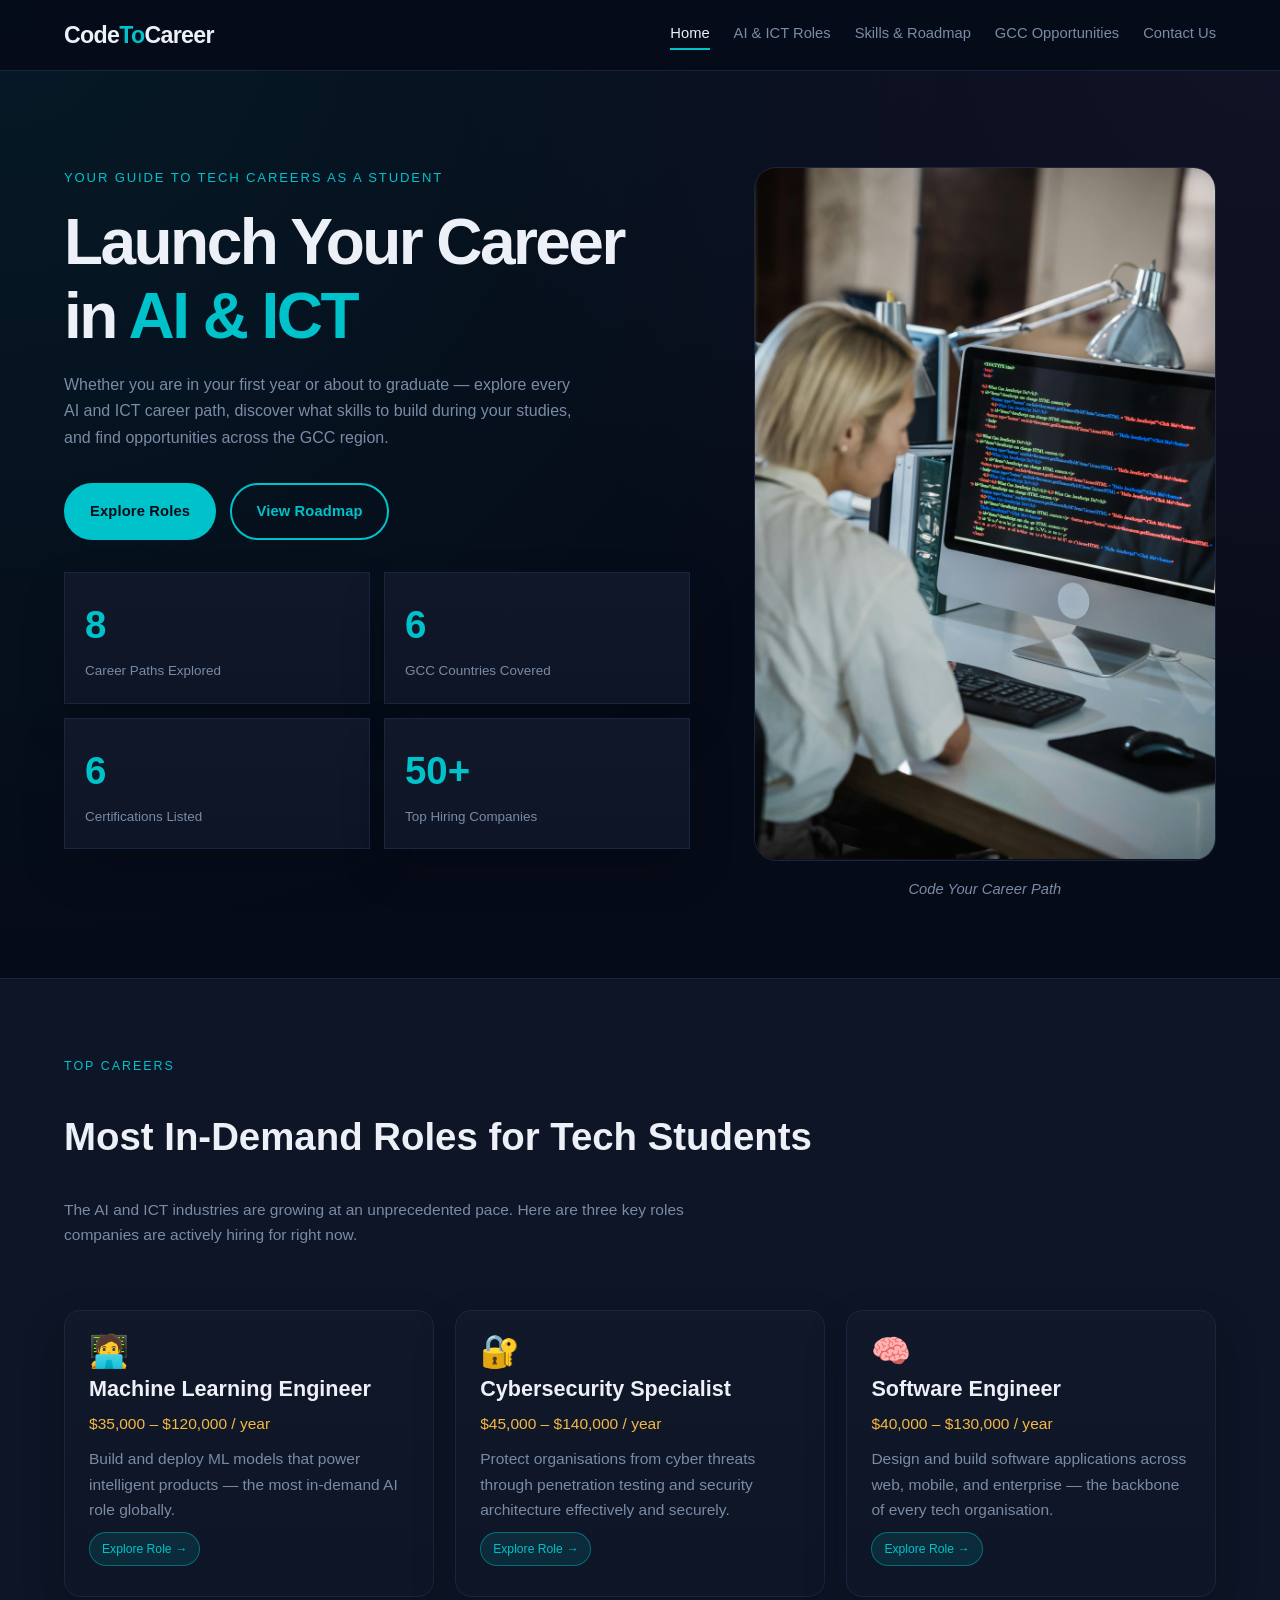
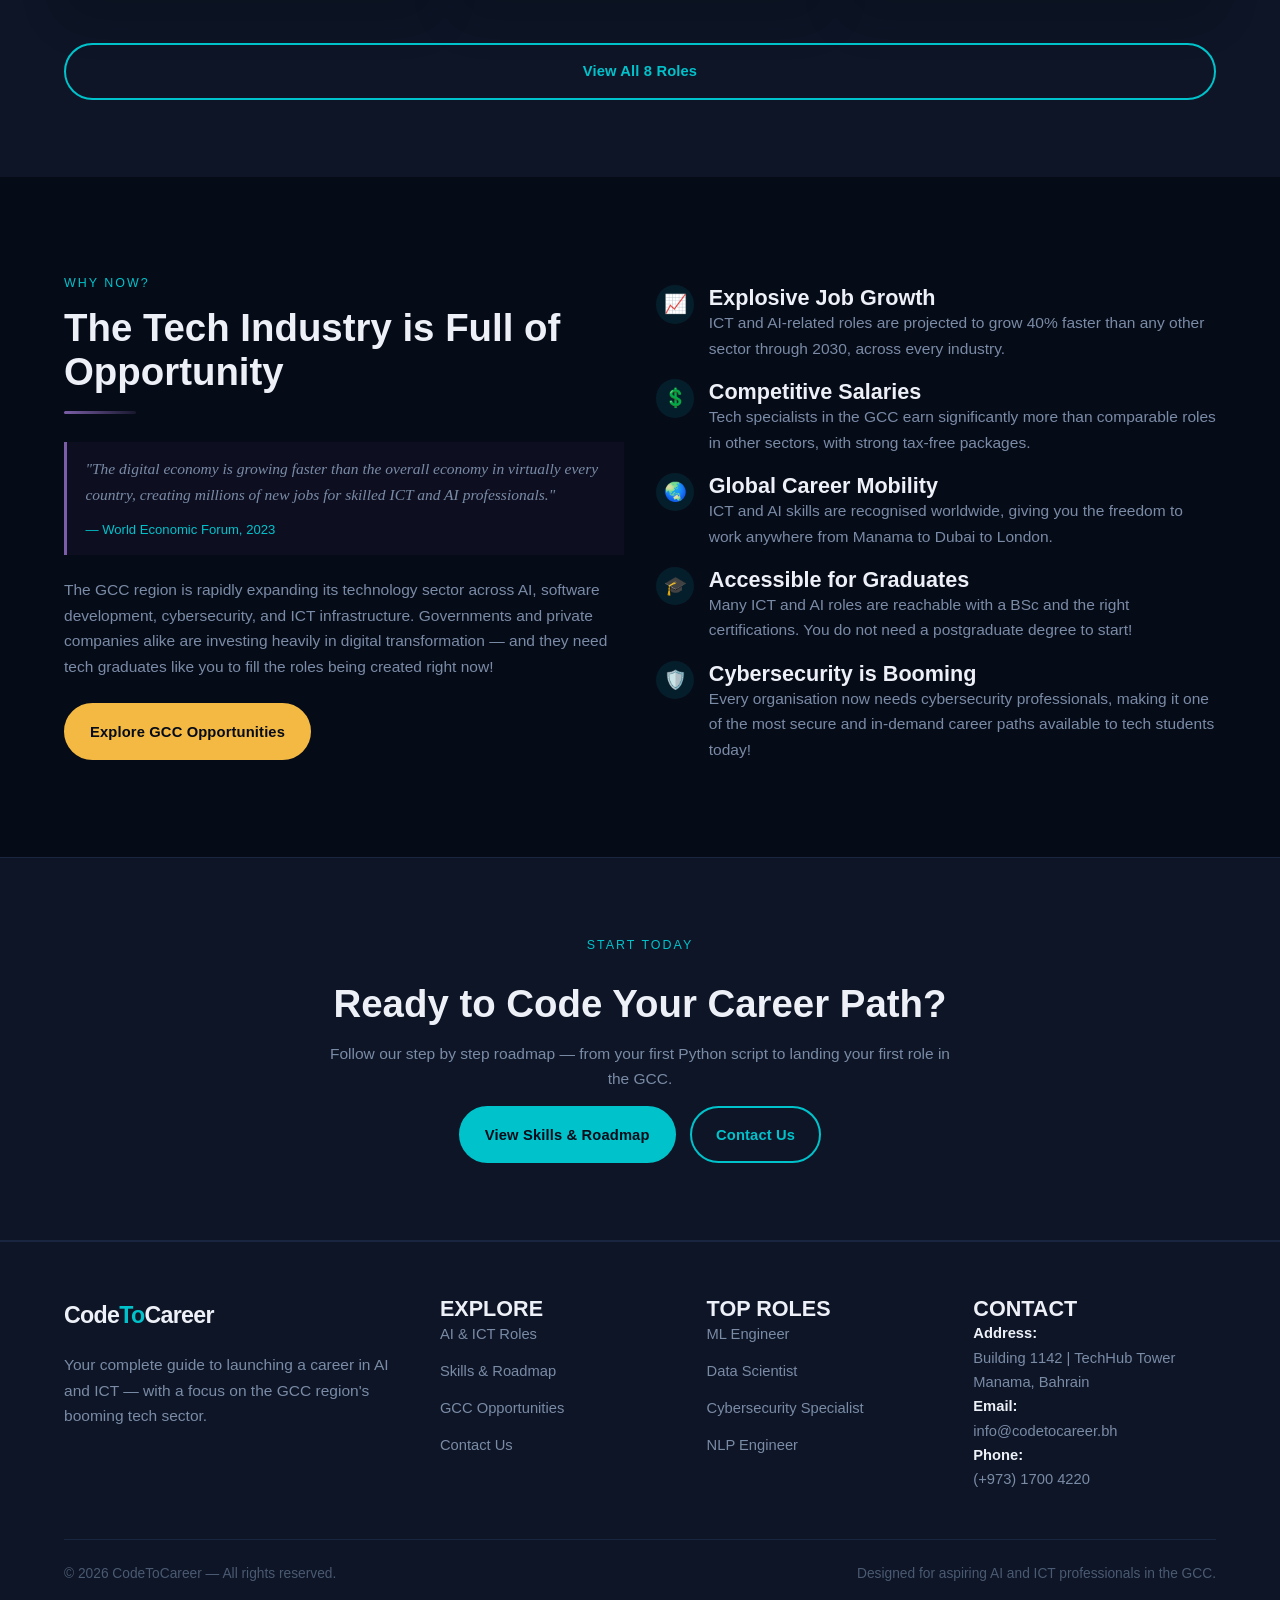
<file: index.html>
<!DOCTYPE html>
<html lang="en">
<head>
  <meta charset="UTF-8">
  <meta name="viewport" content="width=device-width, initial-scale=1, minimum-scale=1, maximum-scale=1">
  <meta name="description" content="CodeToCareer — Your guide to AI and ICT careers for tech students in the GCC.">
  <title>CodeToCareer — Your AI &amp; ICT Career Guide</title>
  <link rel="icon" type="image/png" href="Images/C-logo.png">
  <link rel="apple-touch-icon" href="Images/C-logo.png">
  <link rel="stylesheet" href="CSS/styles.css">
</head>
<body>

  <!-- HEADER / NAVIGATION -->

  <header>
    <nav>
      <a href="index.html" class="nav-logo">Code<span>To</span>Career</a>

      <input type="checkbox" id="nav-toggle" class="nav-toggle-checkbox">
      <label for="nav-toggle" class="nav-toggle-btn">
        <span class="nav-toggle-bar"></span>
        <span class="nav-toggle-bar"></span>
        <span class="nav-toggle-bar"></span>
      </label>

      <ul class="nav-links">
        <li><a href="index.html" class="active">Home</a></li>
        <li><a href="roles.html">AI &amp; ICT Roles</a></li>
        <li><a href="skills.html">Skills &amp; Roadmap</a></li>
        <li><a href="gcc.html">GCC Opportunities</a></li>
        <li><a href="contact.html">Contact Us</a></li>
      </ul>
      <div class="clear"></div>
    </nav>
  </header>

  <main>

    <!-- INTRODUCTION SECTION -->

    <section class="introduction">
      <div class="container">

        <!-- Left-side: bold text, buttons, stats cards -->
        <div class="introduction-text">
          <p class="introduction-label">Your Guide to Tech Careers as a Student</p>
          <h1 class="introduction-title">Launch Your Career in <span>AI &amp; ICT</span></h1>
          <p class="introduction-description">
            Whether you are in your first year or about to graduate — explore every AI and ICT career path, discover what skills to build during your studies, and find opportunities across the GCC region.
          </p>
          <div class="introduction-actions">
            <a href="roles.html" class="btn">Explore Roles</a>
            <a href="skills.html" class="btn-outline">View Roadmap</a>
          </div>

          <!-- Stats grid -->
          <div class="stats-grid">
            <div class="stat-card">
              <div class="stat-card-number">8</div>
              <div class="stat-card-label">Career Paths Explored</div>
            </div>
            <div class="stat-card">
              <div class="stat-card-number">6</div>
              <div class="stat-card-label">GCC Countries Covered</div>
            </div>
            <div class="stat-card">
              <div class="stat-card-number">6</div>
              <div class="stat-card-label">Certifications Listed</div>
            </div>
            <div class="stat-card">
              <div class="stat-card-number">50+</div>
              <div class="stat-card-label">Top Hiring Companies</div>
            </div>
            <div class="clear"></div>
          </div>
        </div>

        <!-- Right-side: portrait image -->
        <aside class="introduction-visual">
          <figure class="intro-image">
            <div class="intro-image-box intro-image-box--portrait">
              <img src="Images/ict-career-img.jpg" alt="ICT career path" title="Building a future in ICT and digital technologies.">
            </div>
            <figcaption class="intro-img-caption">Code Your Career Path</figcaption>
          </figure>
        </aside>
        <div class="clear"></div>
      </div>
    </section>

    <!-- FEATURED ROLES -->

    <section class="section-alt">
      <div class="container">
        <p class="section-label">Top Careers</p>
        <h2 class="section-title">Most In-Demand Roles for Tech Students</h2>
        <p class="section-subtitle">
          The AI and ICT industries are growing at an unprecedented pace. Here are three key roles companies are actively hiring for right now.
        </p>

        <div class="role-card">
          <div class="role-card-icon">🧑‍💻</div>
          <h3 class="role-card-title">Machine Learning Engineer</h3>
          <p class="role-card-salary">$35,000 – $120,000 / year</p>
          <p class="role-card-desc">Build and deploy ML models that power intelligent products — the most in-demand AI role globally.</p>
          <p><a href="roles.html" class="tag tag-explore">Explore Role →</a></p>
        </div>

        <div class="role-card">
          <div class="role-card-icon">🔐</div>
          <h3 class="role-card-title">Cybersecurity Specialist</h3>
          <p class="role-card-salary">$45,000 – $140,000 / year</p>
          <p class="role-card-desc">Protect organisations from cyber threats through penetration testing and security architecture effectively and securely.</p>
          <p><a href="roles.html" class="tag tag-explore">Explore Role →</a></p>
        </div>

        <div class="role-card">
          <div class="role-card-icon">🧠</div>
          <h3 class="role-card-title">Software Engineer</h3>
          <p class="role-card-salary">$40,000 – $130,000 / year</p>
          <p class="role-card-desc">Design and build software applications across web, mobile, and enterprise — the backbone of every tech organisation.</p>
          <p><a href="roles.html" class="tag tag-explore">Explore Role →</a></p>
        </div>

        <div class="clear"></div>

        <p><a href="roles.html" class="btn-outline view">View All 8 Roles</a></p>
      </div>
    </section>

    <!-- WHY ICT and AI SECTION -->

    <section class="section">
      <div class="container">

        <div class="why-ai-text">
          <p class="section-label">Why Now?</p>
          <h2 class="section-title">The Tech Industry is Full of Opportunity</h2>
          <div class="divider"></div>

          <blockquote>
            <p>"The digital economy is growing faster than the overall economy in virtually every country, creating millions of new jobs for skilled ICT and AI professionals."</p>
            <cite>— World Economic Forum, 2023</cite>
          </blockquote>

          <p class="section-desc">The GCC region is rapidly expanding its technology sector across AI, software development, cybersecurity, and ICT infrastructure. Governments and private companies alike are investing heavily in digital transformation — and they need tech graduates like you to fill the roles being created right now!</p>

          <a href="gcc.html" class="btn-gold btn-gold--spaced">Explore GCC Opportunities</a>
        </div>

        <div class="why-ai-list">

          <div class="why-item">
            <div class="why-item-icon">📈</div>
            <div class="why-item-content">
              <h3>Explosive Job Growth</h3>
              <p>ICT and AI-related roles are projected to grow 40% faster than any other sector through 2030, across every industry.</p>
            </div>
            <div class="clear"></div>
          </div>

          <div class="why-item">
            <div class="why-item-icon">💲</div>
            <div class="why-item-content">
              <h3>Competitive Salaries</h3>
              <p>Tech specialists in the GCC earn significantly more than comparable roles in other sectors, with strong tax-free packages.</p>
            </div>
            <div class="clear"></div>
          </div>

          <div class="why-item">
            <div class="why-item-icon">🌏</div>
            <div class="why-item-content">
              <h3>Global Career Mobility</h3>
              <p>ICT and AI skills are recognised worldwide, giving you the freedom to work anywhere from Manama to Dubai to London.</p>
            </div>
            <div class="clear"></div>
          </div>

          <div class="why-item">
            <div class="why-item-icon">🎓</div>
            <div class="why-item-content">
              <h3>Accessible for Graduates</h3>
              <p>Many ICT and AI roles are reachable with a BSc and the right certifications. You do not need a postgraduate degree to start!</p>
            </div>
            <div class="clear"></div>
          </div>

          <div class="why-item">
            <div class="why-item-icon">🛡️</div>
            <div class="why-item-content">
              <h3>Cybersecurity is Booming</h3>
              <p>Every organisation now needs cybersecurity professionals, making it one of the most secure and in-demand career paths available to tech students today!</p>
            </div>
            <div class="clear"></div>
          </div>

        </div>

        <div class="clear"></div>
      </div>
    </section>

    <!-- NEXT STEPS -->

    <section class="next-steps">
      <div class="container">
        <p class="section-label">Start Today</p>
        <h2>Ready to Code Your Career Path?</h2>
        <p>Follow our step by step roadmap — from your first Python script to landing your first role in the GCC.</p>
        <div class="next-steps-buttons">
          <a href="skills.html" class="btn">View Skills &amp; Roadmap</a>
          <a href="contact.html" class="btn-outline">Contact Us</a>
        </div>
      </div>
    </section>

  </main>

  <!-- FOOTER -->

  <footer>
    <div class="container">

      <div class="footer-col-brand">
        <a href="index.html" class="nav-logo">Code<span>To</span>Career</a>
        <p class="footer-brand-text">Your complete guide to launching a career in AI and ICT — with a focus on the GCC region's booming tech sector.</p>
      </div>

      <div class="footer-col">
        <h3>EXPLORE</h3>
        <ul>
          <li><a href="roles.html">AI &amp; ICT Roles</a></li>
          <li><a href="skills.html">Skills &amp; Roadmap</a></li>
          <li><a href="gcc.html">GCC Opportunities</a></li>
          <li><a href="contact.html">Contact Us</a></li>
        </ul>
      </div>

      <div class="footer-col">
        <h3>TOP ROLES</h3>
        <ul>
          <li><a href="roles.html">ML Engineer</a></li>
          <li><a href="roles.html">Data Scientist</a></li>
          <li><a href="roles.html">Cybersecurity Specialist</a></li>
          <li><a href="roles.html">NLP Engineer</a></li>
        </ul>
      </div>

      <div class="footer-col">
        <h3>CONTACT</h3>
        <p><strong>Address:</strong><br>Building 1142 | TechHub Tower Manama, Bahrain</p>
        <p><strong>Email:</strong><br>info@codetocareer.bh</p>
        <p><strong>Phone:</strong><br>(+973) 1700 4220</p>
      </div>

      <div class="clear"></div>

      <div class="footer-bottom">
        <p>&copy; <time datetime="2026">2026</time> CodeToCareer — All rights reserved.</p>
        <p class="right">Designed for aspiring AI and ICT professionals in the GCC.</p>
        <div class="clear"></div>
      </div>

    </div>
  </footer>

</body>
</html>
</file>
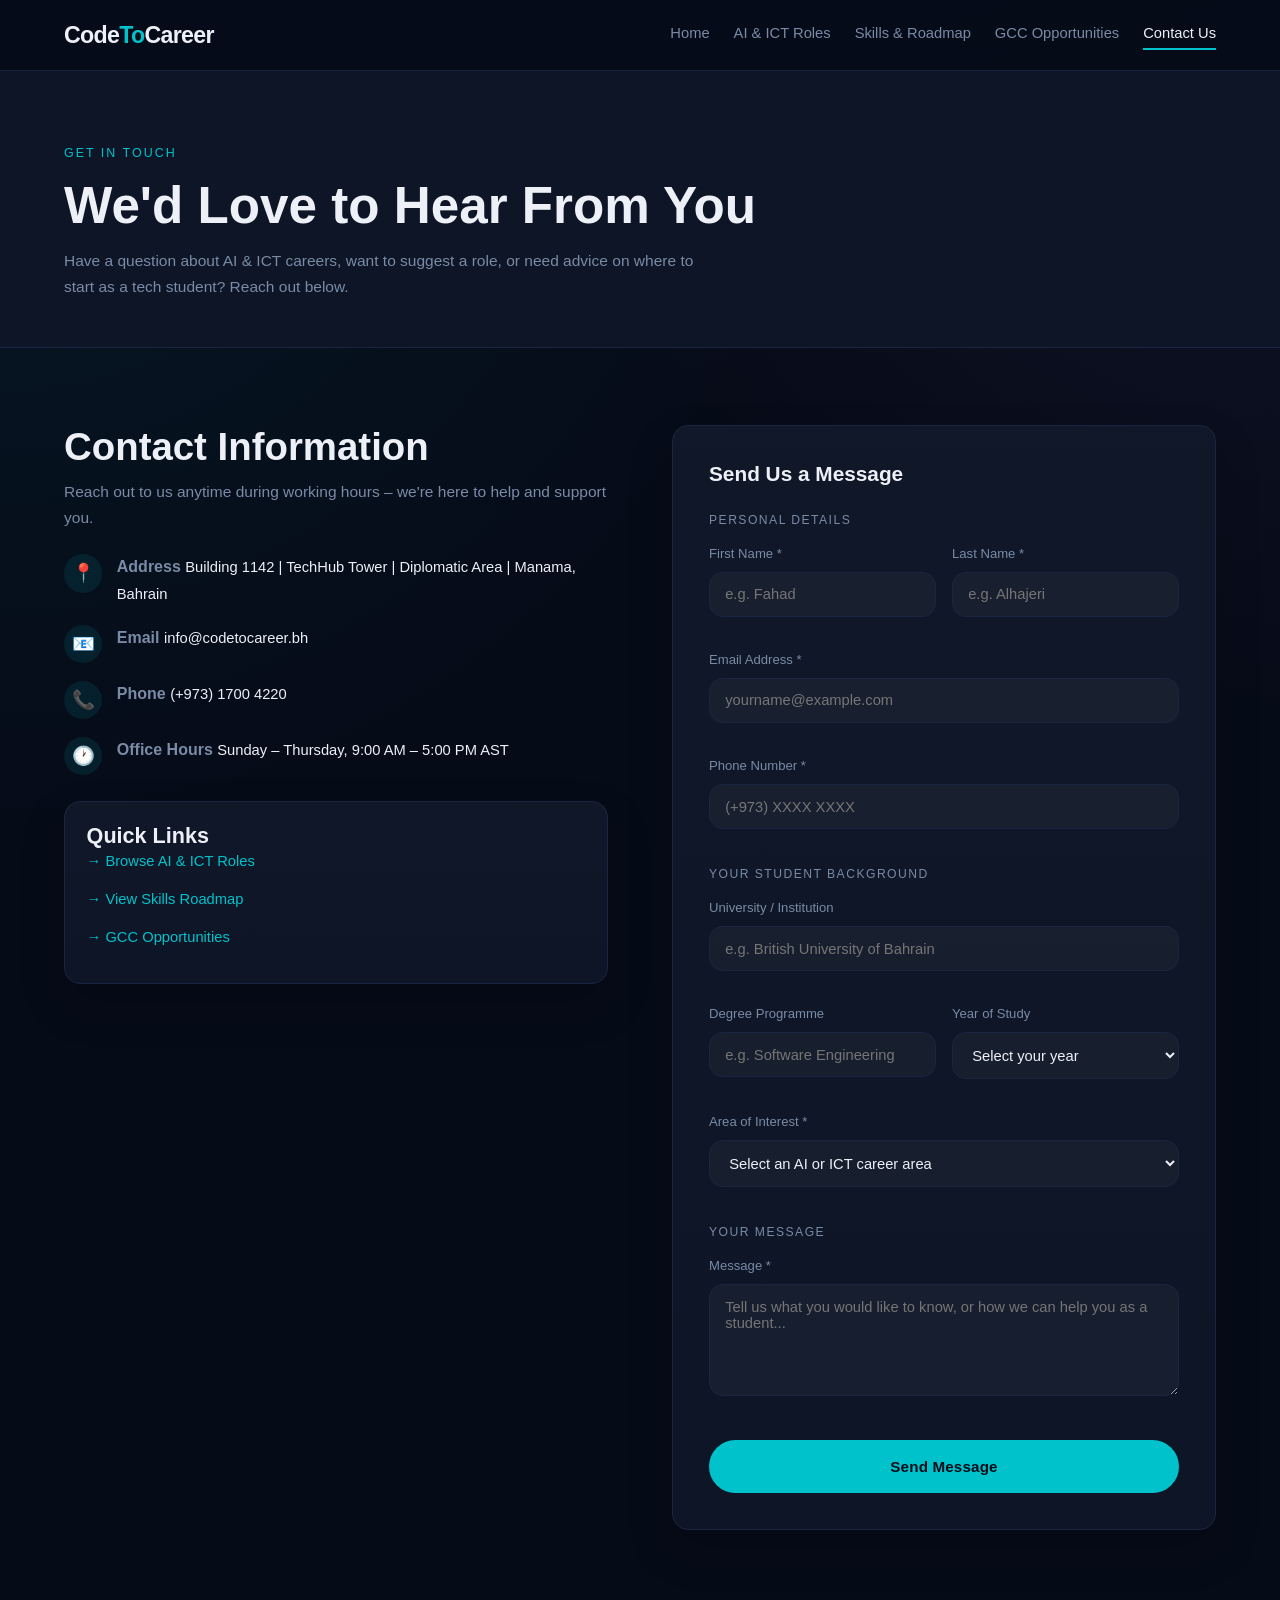
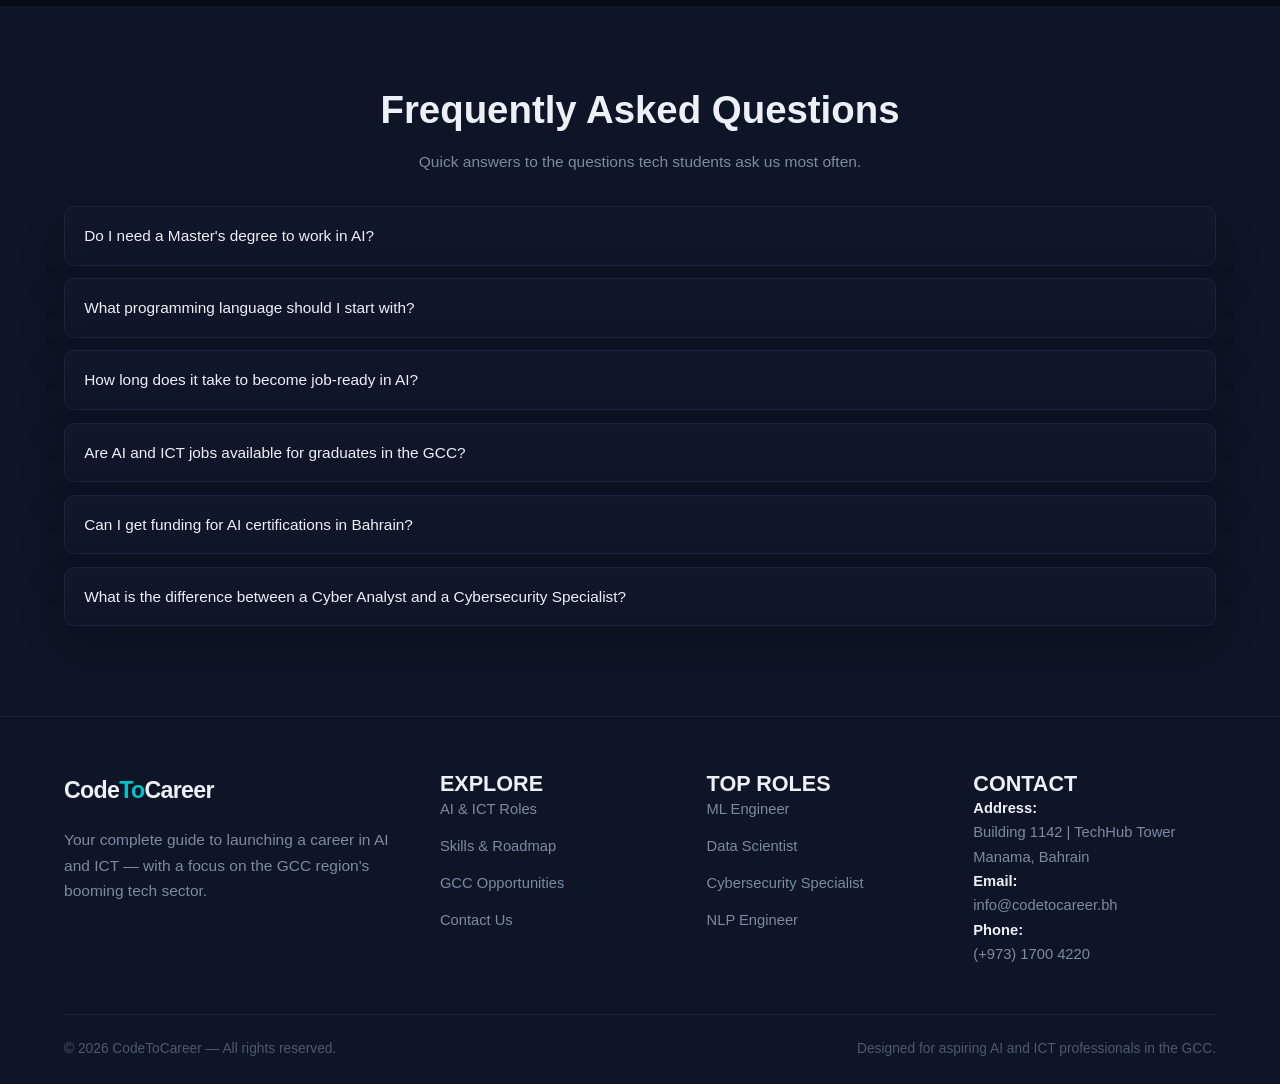
<file: contact.html>
<!DOCTYPE html>
<html lang="en">
<head>
  <meta charset="UTF-8">
  <meta name="viewport" content="width=device-width, initial-scale=1, minimum-scale=1, maximum-scale=1">
  <meta name="description" content="Get in touch with CodeToCareer — ask us about AI and ICT careers, or how to get started as a tech student.">
  <title>Contact Us — CodeToCareer</title>
  <link rel="icon" type="image/png" href="Images/C-logo.png">
  <link rel="apple-touch-icon" href="Images/C-logo.png">
  <link rel="stylesheet" href="CSS/styles.css">
</head>
<body>

  <!-- HEADER / NAVIGATION -->

  <header>
    <nav>
      <a href="index.html" class="nav-logo">Code<span>To</span>Career</a>

      <input type="checkbox" id="nav-toggle" class="nav-toggle-checkbox">
      <label for="nav-toggle" class="nav-toggle-btn">
        <span class="nav-toggle-bar"></span>
        <span class="nav-toggle-bar"></span>
        <span class="nav-toggle-bar"></span>
      </label>

      <ul class="nav-links">
        <li><a href="index.html">Home</a></li>
        <li><a href="roles.html">AI &amp; ICT Roles</a></li>
        <li><a href="skills.html">Skills &amp; Roadmap</a></li>
        <li><a href="gcc.html">GCC Opportunities</a></li>
        <li><a href="contact.html" class="active">Contact Us</a></li>
      </ul>
      <div class="clear"></div>
    </nav>
  </header>

  <main>

    <!-- PAGE HEADING -->

    <section class="page-heading">
      <div class="container">
        <p class="section-label">Get In Touch</p>
        <h1>We'd Love to Hear From You</h1>
        <p>Have a question about AI &amp; ICT careers, want to suggest a role, or need advice on where to start as a tech student? Reach out below.</p>
      </div>
    </section>

    <!-- CONTACT INFO AND THE FORM -->

    <section class="section">
      <div class="container">

        <!-- Left: contact info -->
        <div class="contact-grid-left">
          <h2 class="contact-title">Contact Information</h2>
          <p class="contact-desc">Reach out to us anytime during working hours – we're here to help and support you.</p>

          <div class="contact-details-group">

            <div class="contact-detail">
              <div class="contact-detail-icon">📍</div>
              <div class="contact-detail-text">
                <strong>Address</strong>
                <span>Building 1142 | TechHub Tower | Diplomatic Area | Manama, Bahrain</span>
              </div>
              <div class="clear"></div>
            </div>

            <div class="contact-detail">
              <div class="contact-detail-icon">📧</div>
              <div class="contact-detail-text">
                <strong>Email</strong>
                <span>info@codetocareer.bh</span>
              </div>
              <div class="clear"></div>
            </div>

            <div class="contact-detail">
              <div class="contact-detail-icon">📞</div>
              <div class="contact-detail-text">
                <strong>Phone</strong>
                <span>(+973) 1700 4220</span>
              </div>
              <div class="clear"></div>
            </div>

            <div class="contact-detail">
              <div class="contact-detail-icon">🕐</div>
              <div class="contact-detail-text">
                <strong>Office Hours</strong>
                <span>Sunday – Thursday, <time datetime="09:00">9:00 AM</time> – <time datetime="17:00">5:00 PM</time> AST</span>
              </div>
              <div class="clear"></div>
            </div>

          </div>

          <!-- Quick links -->
          <div class="quick-links-box">
            <h3 class="quick-links-title">Quick Links</h3>
            <ul class="quick-links-list">
              <li><a href="roles.html">→ Browse AI &amp; ICT Roles</a></li>
              <li><a href="skills.html">→ View Skills Roadmap</a></li>
              <li><a href="gcc.html">→ GCC Opportunities</a></li>
            </ul>
          </div>
        </div>

        <!-- Right: form -->
        <div class="contact-grid-right">
          <div class="form-wrap">
            <h3>Send Us a Message</h3>

            <form action="mailto:info@codetocareer.bh" enctype="text/plain" method="post">

              <!-- Personal details -->
              <fieldset>
                <legend>PERSONAL DETAILS</legend>

                <div class="form-row-left">
                  <div class="form-group">
                    <label for="first-name">First Name *</label>
                    <input type="text" id="first-name" name="first-name" placeholder="e.g. Fahad" required>
                  </div>
                </div>

                <div class="form-row-right">
                  <div class="form-group">
                    <label for="last-name">Last Name *</label>
                    <input type="text" id="last-name" name="last-name" placeholder="e.g. Alhajeri" required>
                  </div>
                </div>

                <div class="clear"></div>

                <div class="form-group">
                  <label for="email">Email Address *</label>
                  <input type="email" id="email" name="email" placeholder="yourname@example.com" required>
                </div>

                <div class="form-group">
                  <label for="phone">Phone Number *</label>
                  <input type="tel" id="phone" name="phone" placeholder="(+973) XXXX XXXX" required>
                </div>

              </fieldset>

              <!-- Student background -->
              <fieldset>
                <legend>YOUR STUDENT BACKGROUND</legend>

                <div class="form-group">
                  <label for="university">University / Institution</label>
                  <input type="text" id="university" name="university" placeholder="e.g. British University of Bahrain">
                </div>

                <div class="form-row-left">
                  <div class="form-group">
                    <label for="degree">Degree Programme</label>
                    <input type="text" id="degree" name="degree" placeholder="e.g. Software Engineering">
                  </div>
                </div>

                <div class="form-row-right">
                  <div class="form-group">
                    <label for="year">Year of Study</label>
                    <select id="year" name="year">
                      <option value="" disabled selected>Select your year</option>
                      <option value="year1">Year 1</option>
                      <option value="year2">Year 2</option>
                      <option value="year3">Year 3</option>
                      <option value="year4">Year 4</option>
                      <option value="graduate">Recent Graduate</option>
                    </select>
                  </div>
                </div>

                <div class="clear"></div>

                <div class="form-group">
                  <label for="interest">Area of Interest *</label>
                  <select id="interest" name="interest" required>
                    <option value="" disabled selected>Select an AI or ICT career area</option>
                    <option value="ml-engineer">Machine Learning Engineering</option>
                    <option value="data-science">Data Science</option>
                    <option value="nlp">Natural Language Processing</option>
                    <option value="software-engineer">Software Engineering</option>
                    <option value="software-developer">Software Development</option>
                    <option value="cyber-analyst">Cyber Analysis</option>
                    <option value="cybersecurity">Cybersecurity</option>
                    <option value="it-support">IT Support / Analysis</option>
                    <option value="other">Not sure yet</option>
                  </select>
                </div>

              </fieldset>

              <!-- Message -->
              <fieldset>
                <legend>YOUR MESSAGE</legend>
                <div class="form-group">
                  <label for="message">Message *</label>
                  <textarea id="message" name="message" rows="5" placeholder="Tell us what you would like to know, or how we can help you as a student..." required></textarea>
                </div>
              </fieldset>

              <input type="submit" name="send-message" value="Send Message" class="btn btn-submit">

            </form>
          </div>
        </div>

        <div class="clear"></div>
      </div>
    </section>

    <!-- FAQ -->

    <section class="section-alt">
      <div class="container">
        <h2 class="section-title faq-title">Frequently Asked Questions</h2>
        <p class="section-desc faq-desc">Quick answers to the questions tech students ask us most often.</p>

        <details>
          <summary>Do I need a Master's degree to work in AI?</summary>
          <div class="faq-answer">
            No — while a Master's or PhD is advantageous for research roles, the majority of AI engineering and data science positions are accessible with a Bachelor's degree combined with relevant certifications and a strong portfolio of projects. Employers in the GCC increasingly value demonstrable skills over advanced degrees alone.
          </div>
        </details>

        <details>
          <summary>What programming language should I start with?</summary>
          <div class="faq-answer">
            Python is the undisputed first choice for AI and data science. It has the richest ecosystem of libraries and is used by the vast majority of AI practitioners globally. Once you are comfortable with Python, SQL is the next most important language to learn for working with data.
          </div>
        </details>

        <details>
          <summary>How long does it take to become job-ready in AI?</summary>
          <div class="faq-answer">
            With consistent effort of 10–15 hours per week, most students can reach an entry-level job-ready standard within 9–12 months alongside their degree. The key is building real projects and earning at least one recognised certification to complement your university qualification.
          </div>
        </details>

        <details>
          <summary>Are AI and ICT jobs available for graduates in the GCC?</summary>
          <div class="faq-answer">
            Yes — the GCC tech sector actively recruits international and local talent, particularly for specialised AI roles where graduate pipelines are still developing. UAE, Qatar, and Saudi Arabia all have visa pathways designed for skilled technology workers, and Bahrain's Tamkeen programme offers direct support for Bahraini graduates.
          </div>
        </details>

        <details>
          <summary>Can I get funding for AI certifications in Bahrain?</summary>
          <div class="faq-answer">
            Yes — Tamkeen in Bahrain offers significant subsidies for training and certification programmes for Bahraini nationals, including certifications from IBM, Microsoft, AWS, and Google. Support can cover up to 100% of training costs.
          </div>
        </details>

        <details>
          <summary>What is the difference between a Cyber Analyst and a Cybersecurity Specialist?</summary>
          <div class="faq-answer">
            A Cyber Analyst is typically an entry-to-mid level role focused on monitoring, detecting, and responding to threats — ideal for students entering the field. A Cybersecurity Specialist is a more senior position involving the design and architecture of security systems, penetration testing, and leading security strategy. The Analyst role is the natural stepping stone to becoming a Specialist.
          </div>
        </details>

      </div>
    </section>

  </main>

  <!-- FOOTER -->

  <footer>
    <div class="container">

      <div class="footer-col-brand">
        <a href="index.html" class="nav-logo">Code<span>To</span>Career</a>
        <p class="footer-brand-text">Your complete guide to launching a career in AI and ICT — with a focus on the GCC region's booming tech sector.</p>
      </div>

      <div class="footer-col">
        <h3>EXPLORE</h3>
        <ul>
          <li><a href="roles.html">AI &amp; ICT Roles</a></li>
          <li><a href="skills.html">Skills &amp; Roadmap</a></li>
          <li><a href="gcc.html">GCC Opportunities</a></li>
          <li><a href="contact.html">Contact Us</a></li>
        </ul>
      </div>

      <div class="footer-col">
        <h3>TOP ROLES</h3>
        <ul>
          <li><a href="roles.html">ML Engineer</a></li>
          <li><a href="roles.html">Data Scientist</a></li>
          <li><a href="roles.html">Cybersecurity Specialist</a></li>
          <li><a href="roles.html">NLP Engineer</a></li>
        </ul>
      </div>

      <div class="footer-col">
        <h3>CONTACT</h3>
        <p><strong>Address:</strong><br>Building 1142 | TechHub Tower Manama, Bahrain</p>
        <p><strong>Email:</strong><br>info@codetocareer.bh</p>
        <p><strong>Phone:</strong><br>(+973) 1700 4220</p>
      </div>

      <div class="clear"></div>

      <div class="footer-bottom">
        <p>&copy; <time datetime="2026">2026</time> CodeToCareer — All rights reserved.</p>
        <p class="right">Designed for aspiring AI and ICT professionals in the GCC.</p>
        <div class="clear"></div>
      </div>

    </div>
  </footer>

</body>
</html>
</file>
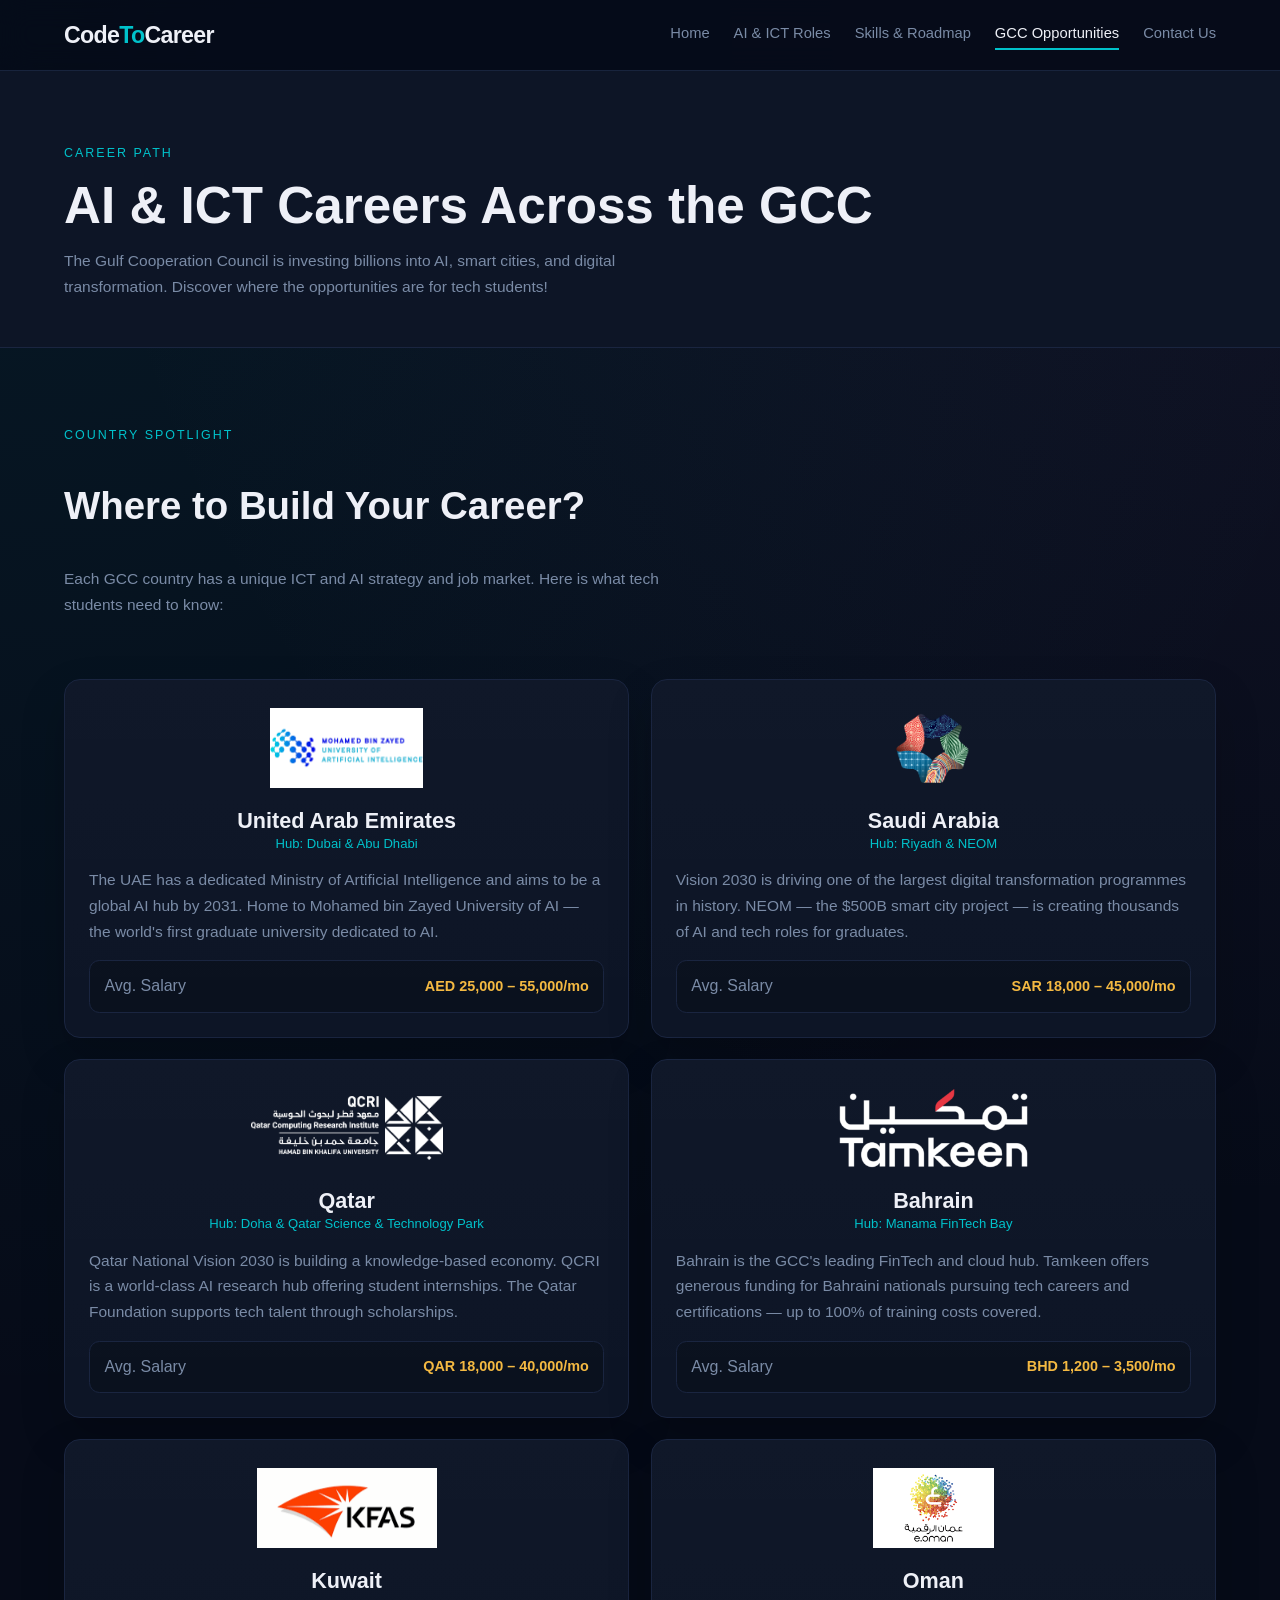
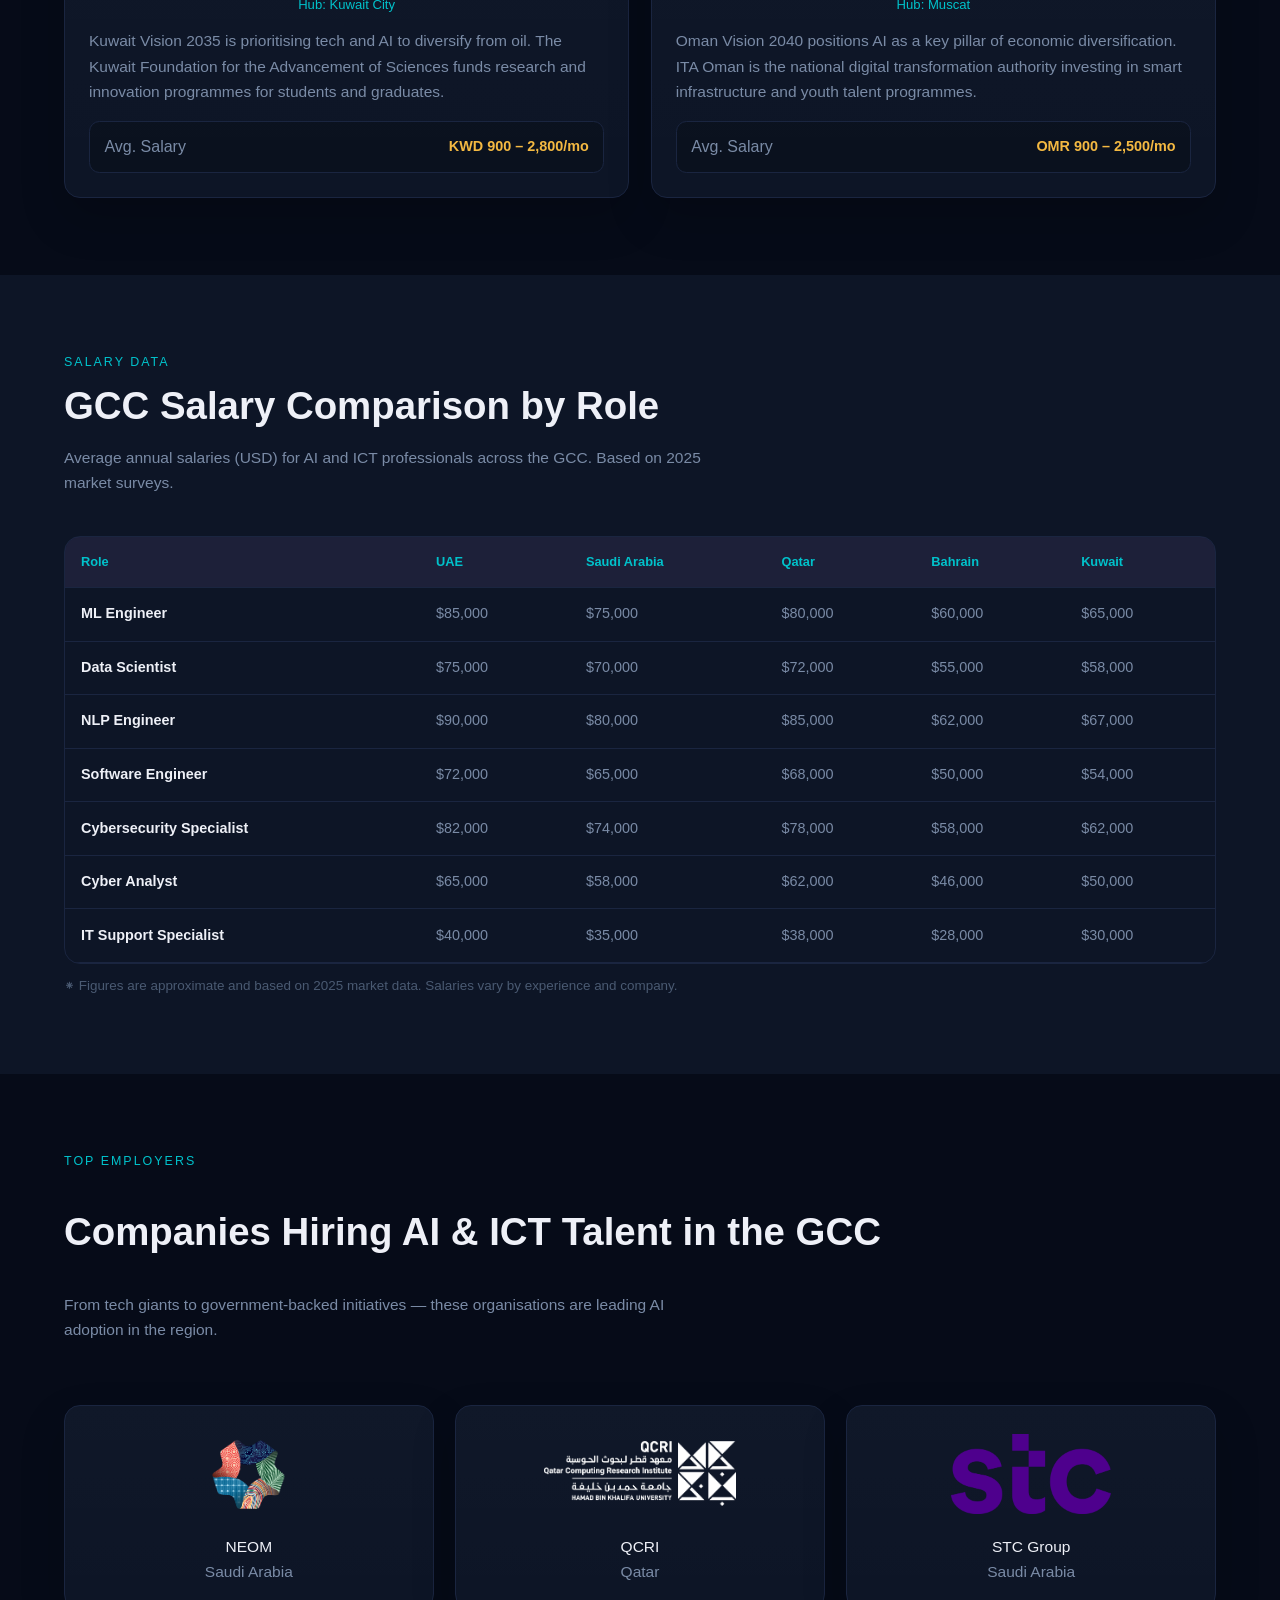
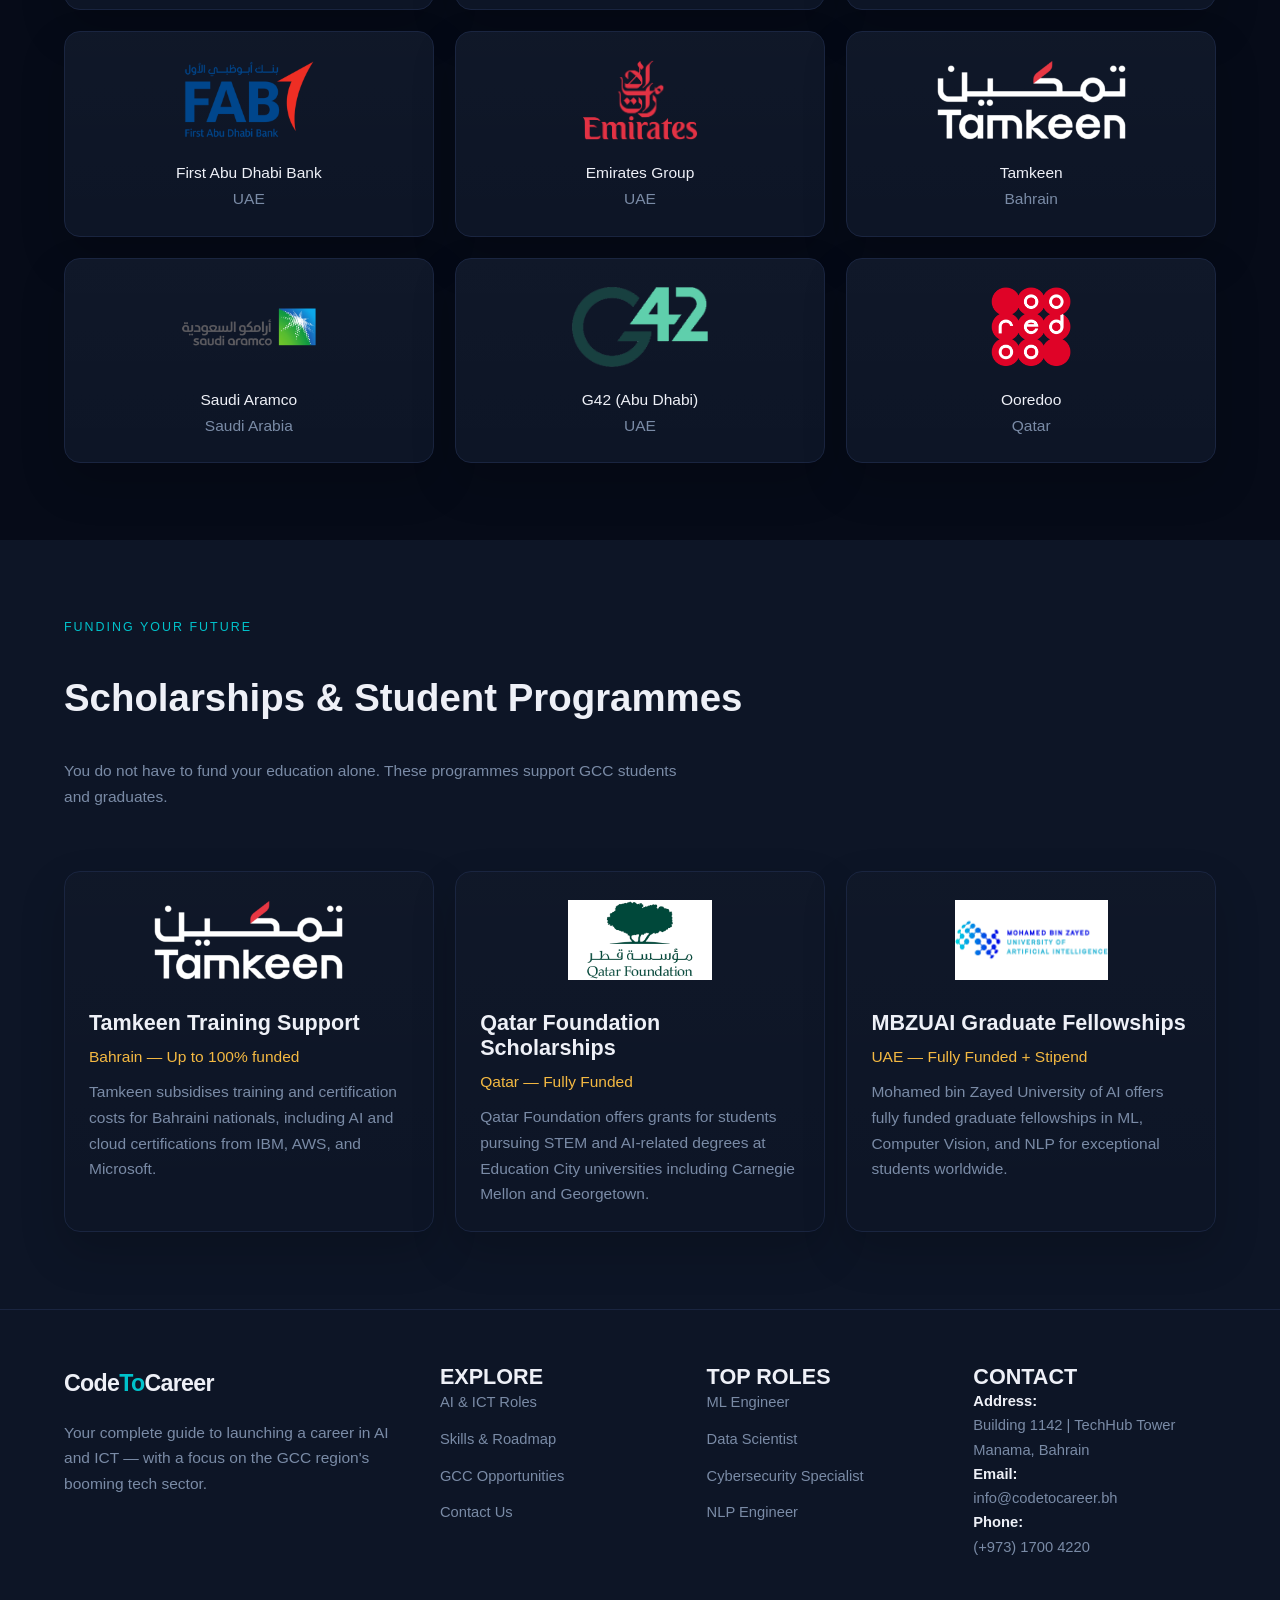
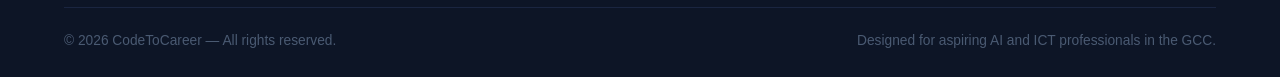
<file: gcc.html>
<!DOCTYPE html>
<html lang="en">
<head>
  <meta charset="UTF-8">
  <meta name="viewport" content="width=device-width, initial-scale=1, minimum-scale=1, maximum-scale=1">
  <meta name="description" content="Discover AI and ICT career opportunities across the GCC — UAE, Saudi Arabia, Qatar, Bahrain, Kuwait, and Oman. Salary data, top employers, and scholarships.">
  <title>GCC Opportunities — CodeToCareer</title>
  <link rel="icon" type="image/png" href="Images/C-logo.png">
  <link rel="apple-touch-icon" href="Images/C-logo.png">
  <link rel="stylesheet" href="CSS/styles.css">
</head>
<body>

  <!-- HEADER / NAVIGATION -->

  <header>
    <nav>
      <a href="index.html" class="nav-logo">Code<span>To</span>Career</a>

      <input type="checkbox" id="nav-toggle" class="nav-toggle-checkbox">
      <label for="nav-toggle" class="nav-toggle-btn">
        <span class="nav-toggle-bar"></span>
        <span class="nav-toggle-bar"></span>
        <span class="nav-toggle-bar"></span>
      </label>

      <ul class="nav-links">
        <li><a href="index.html">Home</a></li>
        <li><a href="roles.html">AI &amp; ICT Roles</a></li>
        <li><a href="skills.html">Skills &amp; Roadmap</a></li>
        <li><a href="gcc.html" class="active">GCC Opportunities</a></li>
        <li><a href="contact.html">Contact Us</a></li>
      </ul>
      <div class="clear"></div>
    </nav>
  </header>

  <main>

    <!-- PAGE HEADING -->

    <section class="page-heading">
      <div class="container">
        <p class="section-label">Career Path</p>
        <h1>AI &amp; ICT Careers Across the GCC</h1>
        <p>The Gulf Cooperation Council is investing billions into AI, smart cities, and digital transformation. Discover where the opportunities are for tech students!</p>
      </div>
    </section>

    <!-- COUNTRY CARDS -->

    <section class="section">
      <div class="container">
        <p class="section-label">Country Spotlight</p>
        <h2 class="section-title">Where to Build Your Career?</h2>
        <p class="section-subtitle">Each GCC country has a unique ICT and AI strategy and job market. Here is what tech students need to know:</p>

        <div class="country-card country-card--stretch">
          <div class="country-card-body">
            <figure>
              <div class="company-logo">
                <img src="Images/MBZUAI-logo.png" alt="MBZUAI logo">
              </div>
            </figure>
            <h3 class="country-name">United Arab Emirates</h3>
            <p class="country-hub">Hub: Dubai &amp; Abu Dhabi</p>
            <p class="country-desc">The UAE has a dedicated Ministry of Artificial Intelligence and aims to be a global AI hub by 2031. Home to Mohamed bin Zayed University of AI — the world's first graduate university dedicated to AI.</p>
          </div>
          <div class="country-salary">
            <span>Avg. Salary</span>
            <strong>AED 25,000 – 55,000/mo</strong>
            <div class="clear"></div>
          </div>
        </div>

        <div class="country-card country-card--stretch">
          <div class="country-card-body">
            <figure>
              <div class="company-logo">
                <img src="Images/Neom-logo.png" alt="NEOM logo">
              </div>
            </figure>
            <h3 class="country-name">Saudi Arabia</h3>
            <p class="country-hub">Hub: Riyadh &amp; NEOM</p>
            <p class="country-desc">Vision 2030 is driving one of the largest digital transformation programmes in history. NEOM — the $500B smart city project — is creating thousands of AI and tech roles for graduates.</p>
          </div>
          <div class="country-salary">
            <span>Avg. Salary</span>
            <strong>SAR 18,000 – 45,000/mo</strong>
            <div class="clear"></div>
          </div>
        </div>

        <div class="country-card country-card--stretch">
          <div class="country-card-body">
            <figure>
              <div class="company-logo">
                <img src="Images/QCRI-logo.png" alt="QCRI logo">
              </div>
            </figure>
            <h3 class="country-name">Qatar</h3>
            <p class="country-hub">Hub: Doha &amp; Qatar Science &amp; Technology Park</p>
            <p class="country-desc">Qatar National Vision 2030 is building a knowledge-based economy. QCRI is a world-class AI research hub offering student internships. The Qatar Foundation supports tech talent through scholarships.</p>
          </div>
          <div class="country-salary">
            <span>Avg. Salary</span>
            <strong>QAR 18,000 – 40,000/mo</strong>
            <div class="clear"></div>
          </div>
        </div>

        <div class="clear"></div>

        <div class="country-card country-card--stretch">
          <div class="country-card-body">
            <figure>
              <div class="company-logo">
                <img src="Images/Tamkeen-logo.png" alt="Tamkeen logo">
              </div>
            </figure>
            <h3 class="country-name">Bahrain</h3>
            <p class="country-hub">Hub: Manama FinTech Bay</p>
            <p class="country-desc">Bahrain is the GCC's leading FinTech and cloud hub. Tamkeen offers generous funding for Bahraini nationals pursuing tech careers and certifications — up to 100% of training costs covered.</p>
          </div>
          <div class="country-salary">
            <span>Avg. Salary</span>
            <strong>BHD 1,200 – 3,500/mo</strong>
            <div class="clear"></div>
          </div>
        </div>

        <div class="country-card country-card--stretch">
          <div class="country-card-body">
            <figure>
              <div class="company-logo">
                <img src="Images/KFAS-logo.png" alt="KFAS logo">
              </div>
            </figure>
            <h3 class="country-name">Kuwait</h3>
            <p class="country-hub">Hub: Kuwait City</p>
            <p class="country-desc">Kuwait Vision 2035 is prioritising tech and AI to diversify from oil. The Kuwait Foundation for the Advancement of Sciences funds research and innovation programmes for students and graduates.</p>
          </div>
          <div class="country-salary">
            <span>Avg. Salary</span>
            <strong>KWD 900 – 2,800/mo</strong>
            <div class="clear"></div>
          </div>
        </div>

        <div class="country-card country-card--stretch">
          <div class="country-card-body">
            <figure>
              <div class="company-logo">
                <img src="Images/eoman-logo.png" alt="E.OMAN logo">
              </div>
            </figure>
            <h3 class="country-name">Oman</h3>
            <p class="country-hub">Hub: Muscat</p>
            <p class="country-desc">Oman Vision 2040 positions AI as a key pillar of economic diversification. ITA Oman is the national digital transformation authority investing in smart infrastructure and youth talent programmes.</p>
          </div>
          <div class="country-salary">
            <span>Avg. Salary</span>
            <strong>OMR 900 – 2,500/mo</strong>
            <div class="clear"></div>
          </div>
        </div>

        <div class="clear"></div>
      </div>
    </section>

    <!-- SALARY DATA TABLE -->

    <section class="section-alt">
      <div class="container">
        <p class="section-label">Salary Data</p>
        <h2 class="section-title">GCC Salary Comparison by Role</h2>
        <p class="section-subtitle">Average annual salaries (USD) for AI and ICT professionals across the GCC. Based on 2025 market surveys.</p>

        <div class="table-wrap">
          <table>
            <thead>
              <tr>
                <th scope="col">Role</th>
                <th scope="col">UAE</th>
                <th scope="col">Saudi Arabia</th>
                <th scope="col">Qatar</th>
                <th scope="col">Bahrain</th>
                <th scope="col">Kuwait</th>
              </tr>
            </thead>
            <tbody>
              <tr>
                <td>ML Engineer</td>
                <td>$85,000</td>
                <td>$75,000</td>
                <td>$80,000</td>
                <td>$60,000</td>
                <td>$65,000</td>
              </tr>
              <tr>
                <td>Data Scientist</td>
                <td>$75,000</td>
                <td>$70,000</td>
                <td>$72,000</td>
                <td>$55,000</td>
                <td>$58,000</td>
              </tr>
              <tr>
                <td>NLP Engineer</td>
                <td>$90,000</td>
                <td>$80,000</td>
                <td>$85,000</td>
                <td>$62,000</td>
                <td>$67,000</td>
              </tr>
              <tr>
                <td>Software Engineer</td>
                <td>$72,000</td>
                <td>$65,000</td>
                <td>$68,000</td>
                <td>$50,000</td>
                <td>$54,000</td>
              </tr>
              <tr>
                <td>Cybersecurity Specialist</td>
                <td>$82,000</td>
                <td>$74,000</td>
                <td>$78,000</td>
                <td>$58,000</td>
                <td>$62,000</td>
              </tr>
              <tr>
                <td>Cyber Analyst</td>
                <td>$65,000</td>
                <td>$58,000</td>
                <td>$62,000</td>
                <td>$46,000</td>
                <td>$50,000</td>
              </tr>
              <tr>
                <td>IT Support Specialist</td>
                <td>$40,000</td>
                <td>$35,000</td>
                <td>$38,000</td>
                <td>$28,000</td>
                <td>$30,000</td>
              </tr>
            </tbody>
          </table>
        </div>
        <p class="table-desc">⁕ Figures are approximate and based on 2025 market data. Salaries vary by experience and company.</p>
      </div>
    </section>

    <!-- GCC COMPANIES -->

    <section class="section">
      <div class="container">
        <p class="section-label">Top Employers</p>
        <h2 class="section-title">Companies Hiring AI &amp; ICT Talent in the GCC</h2>
        <p class="section-subtitle">From tech giants to government-backed initiatives — these organisations are leading AI adoption in the region.</p>

        <div class="company-card">
          <figure>
            <div class="company-logo">
              <img src="Images/Neom-logo.png" alt="NEOM logo">
            </div>
          </figure>
          <p class="company-name">NEOM</p>
          <p class="company-country">Saudi Arabia</p>
        </div>

        <div class="company-card">
          <figure>
            <div class="company-logo">
              <img src="Images/QCRI-logo.png" alt="QCRI logo">
            </div>
          </figure>
          <p class="company-name">QCRI</p>
          <p class="company-country">Qatar</p>
        </div>

        <div class="company-card">
          <figure>
            <div class="company-logo">
              <img src="Images/STC-logo.png" alt="STC Group logo">
            </div>
          </figure>
          <p class="company-name">STC Group</p>
          <p class="company-country">Saudi Arabia</p>
        </div>

        <div class="company-card">
          <figure>
            <div class="company-logo">
              <img src="Images/FAB-logo.png" alt="FAB logo">
            </div>
          </figure>
          <p class="company-name">First Abu Dhabi Bank</p>
          <p class="company-country">UAE</p>
        </div>

        <div class="company-card">
          <figure>
            <div class="company-logo">
              <img src="Images/Emiratesgroup-logo.png" alt="Emirates Group logo">
            </div>
          </figure>
          <p class="company-name">Emirates Group</p>
          <p class="company-country">UAE</p>
        </div>

        <div class="company-card">
          <figure>
            <div class="company-logo">
              <img src="Images/Tamkeen-logo.png" alt="Tamkeen logo">
            </div>
          </figure>
          <p class="company-name">Tamkeen</p>
          <p class="company-country">Bahrain</p>
        </div>

        <div class="company-card">
          <figure>
            <div class="company-logo">
              <img src="Images/SaudiAramco-logo.png" alt="Saudi Aramco logo">
            </div>
          </figure>
          <p class="company-name">Saudi Aramco</p>
          <p class="company-country">Saudi Arabia</p>
        </div>

        <div class="company-card">
          <figure>
            <div class="company-logo">
              <img src="Images/G42-logo.png" alt="G42 logo">
            </div>
          </figure>
          <p class="company-name">G42 (Abu Dhabi)</p>
          <p class="company-country">UAE</p>
        </div>

        <div class="company-card">
          <figure>
            <div class="company-logo">
              <img src="Images/ooredoo-logo.png" alt="ooredoo qatar logo">
            </div>
          </figure>
          <p class="company-name">Ooredoo</p>
          <p class="company-country">Qatar</p>
        </div>

        <div class="clear"></div>
      </div>
    </section>

    <!-- SCHOLARSHIPS -->

    <section class="section-alt">
      <div class="container">
        <p class="section-label">Funding Your Future</p>
        <h2 class="section-title">Scholarships &amp; Student Programmes</h2>
        <p class="section-subtitle">You do not have to fund your education alone. These programmes support GCC students and graduates.</p>

        <div class="role-card">
          <figure>
            <div class="role-card-logo">
              <img src="Images/Tamkeen-logo.png" alt="Tamkeen logo">
            </div>
          </figure>
          <h3 class="role-card-title">Tamkeen Training Support</h3>
          <p class="role-card-salary">Bahrain — Up to 100% funded</p>
          <p class="role-card-desc">Tamkeen subsidises training and certification costs for Bahraini nationals, including AI and cloud certifications from IBM, AWS, and Microsoft.</p>
        </div>

        <div class="role-card">
          <figure>
            <div class="role-card-logo">
              <img src="Images/QF-logo.png" alt="Qatar Foundation logo">
            </div>
          </figure>
          <h3 class="role-card-title">Qatar Foundation Scholarships</h3>
          <p class="role-card-salary">Qatar — Fully Funded</p>
          <p class="role-card-desc">Qatar Foundation offers grants for students pursuing STEM and AI-related degrees at Education City universities including Carnegie Mellon and Georgetown.</p>
        </div>

        <div class="role-card">
          <figure>
            <div class="role-card-logo">
              <img src="Images/MBZUAI-logo.png" alt="MBZUAI logo">
            </div>
          </figure>
          <h3 class="role-card-title">MBZUAI Graduate Fellowships</h3>
          <p class="role-card-salary">UAE — Fully Funded + Stipend</p>
          <p class="role-card-desc">Mohamed bin Zayed University of AI offers fully funded graduate fellowships in ML, Computer Vision, and NLP for exceptional students worldwide.</p>
        </div>

        <div class="clear"></div>
      </div>
    </section>

  </main>

  <!-- FOOTER -->

  <footer>
    <div class="container">

      <div class="footer-col-brand">
        <a href="index.html" class="nav-logo">Code<span>To</span>Career</a>
        <p class="footer-brand-text">Your complete guide to launching a career in AI and ICT — with a focus on the GCC region's booming tech sector.</p>
      </div>

      <div class="footer-col">
        <h3>EXPLORE</h3>
        <ul>
          <li><a href="roles.html">AI &amp; ICT Roles</a></li>
          <li><a href="skills.html">Skills &amp; Roadmap</a></li>
          <li><a href="gcc.html">GCC Opportunities</a></li>
          <li><a href="contact.html">Contact Us</a></li>
        </ul>
      </div>

      <div class="footer-col">
        <h3>TOP ROLES</h3>
        <ul>
          <li><a href="roles.html">ML Engineer</a></li>
          <li><a href="roles.html">Data Scientist</a></li>
          <li><a href="roles.html">Cybersecurity Specialist</a></li>
          <li><a href="roles.html">NLP Engineer</a></li>
        </ul>
      </div>

      <div class="footer-col">
        <h3>CONTACT</h3>
        <p><strong>Address:</strong><br>Building 1142 | TechHub Tower Manama, Bahrain</p>
        <p><strong>Email:</strong><br>info@codetocareer.bh</p>
        <p><strong>Phone:</strong><br>(+973) 1700 4220</p>
      </div>

      <div class="clear"></div>

      <div class="footer-bottom">
        <p>&copy; <time datetime="2026">2026</time> CodeToCareer — All rights reserved.</p>
        <p class="right">Designed for aspiring AI and ICT professionals in the GCC.</p>
        <div class="clear"></div>
      </div>

    </div>
  </footer>

</body>
</html>
</file>
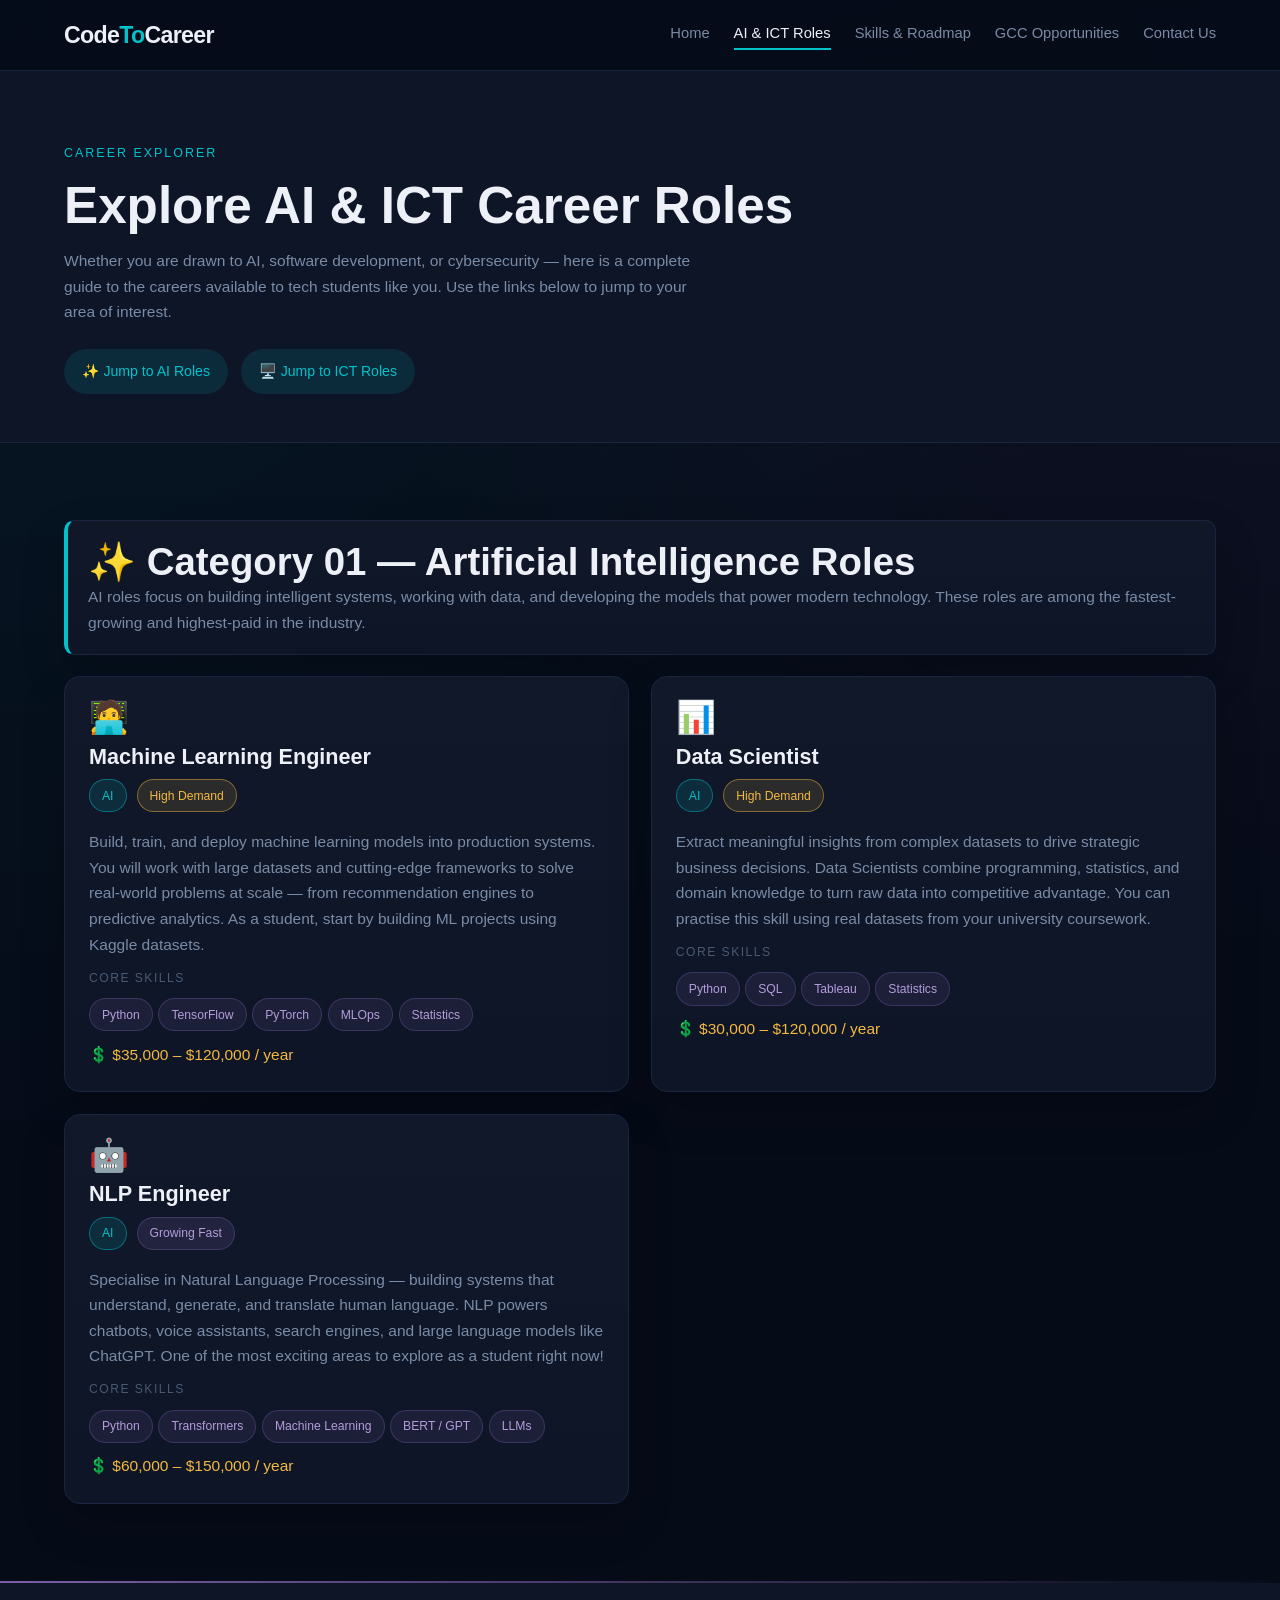
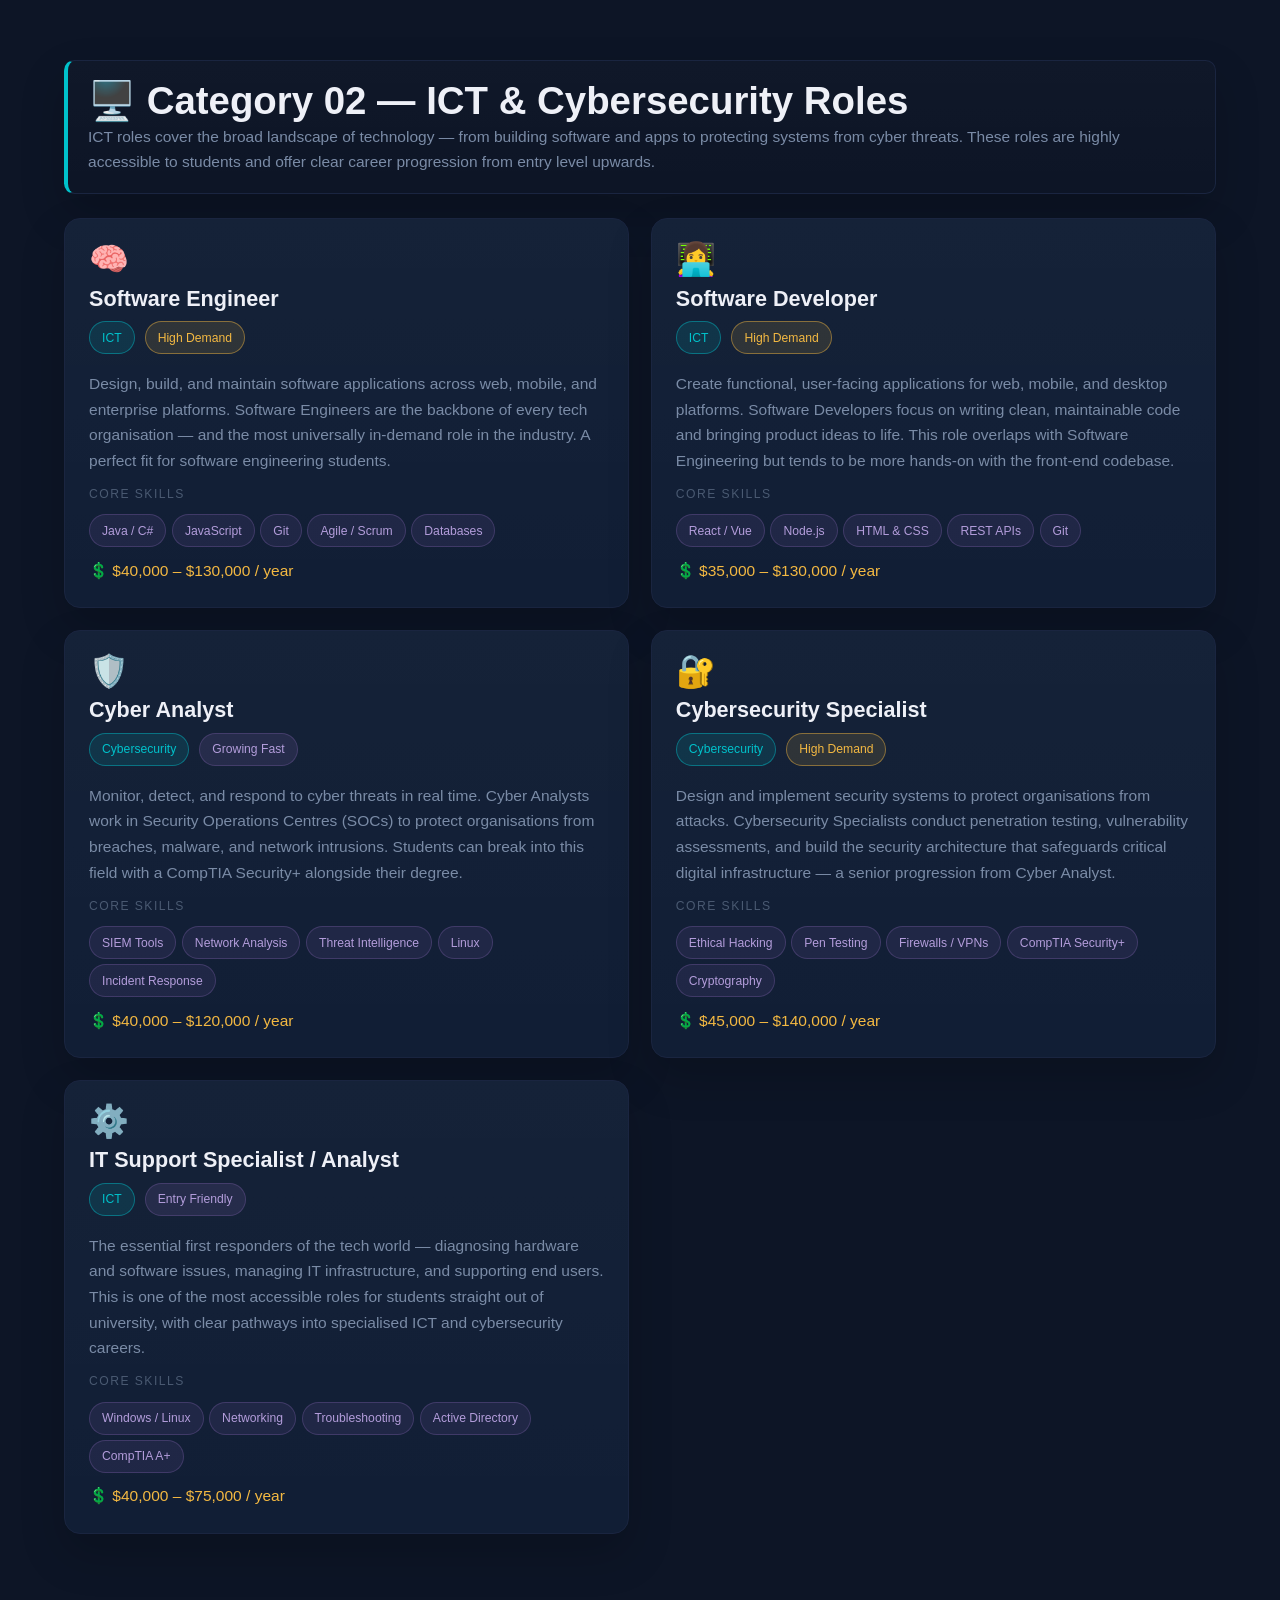
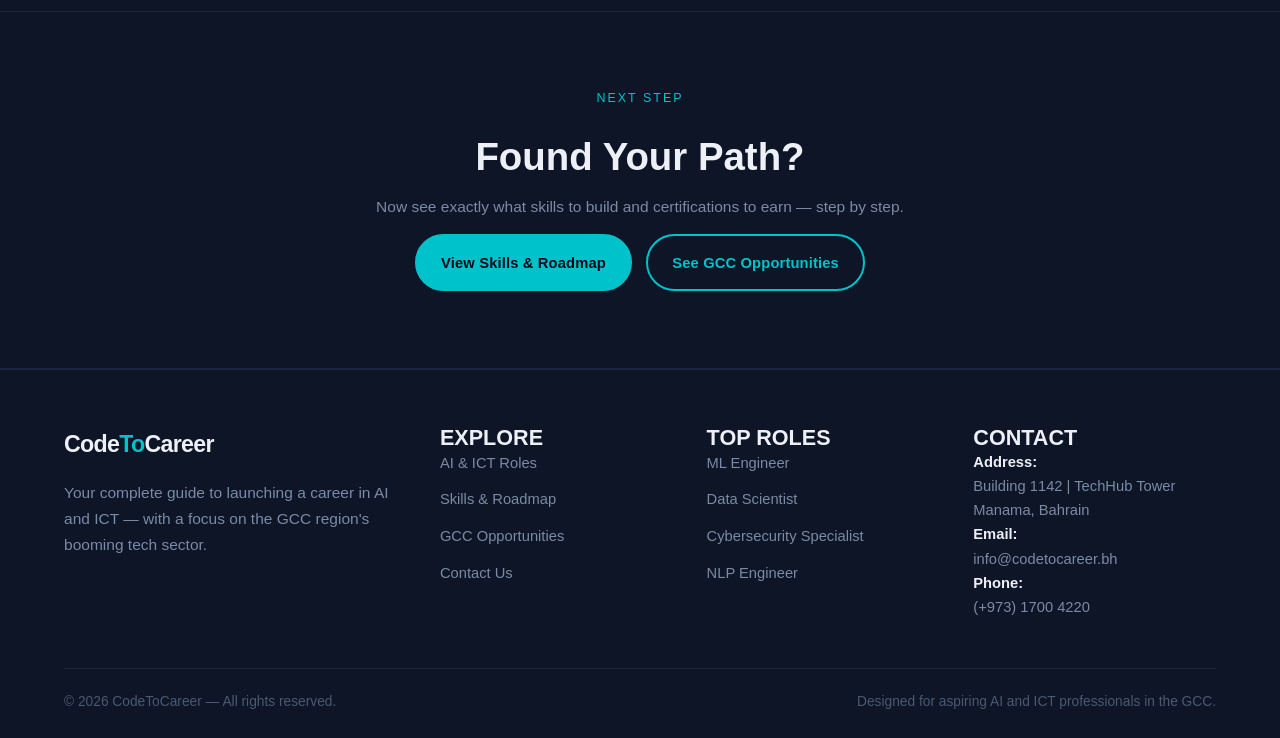
<file: roles.html>
<!DOCTYPE html>
<html lang="en">
<head>
  <meta charset="UTF-8">
  <meta name="viewport" content="width=device-width, initial-scale=1, minimum-scale=1, maximum-scale=1">
  <meta name="description" content="Explore AI and ICT career roles — ML Engineer, Software Engineer, Data Scientist, Cyber Analyst, NLP Engineer, Cybersecurity Specialist, Software Developer, IT Support Specialist.">
  <title>AI &amp; ICT Roles — CodeToCareer</title>
  <link rel="icon" type="image/png" href="Images/C-logo.png">
  <link rel="apple-touch-icon" href="Images/C-logo.png">
  <link rel="stylesheet" href="CSS/styles.css">
</head>
<body>

  <!-- HEADER / NAVIGATION -->

  <header>
    <nav>
      <a href="index.html" class="nav-logo">Code<span>To</span>Career</a>

      <input type="checkbox" id="nav-toggle" class="nav-toggle-checkbox">
      <label for="nav-toggle" class="nav-toggle-btn">
        <span class="nav-toggle-bar"></span>
        <span class="nav-toggle-bar"></span>
        <span class="nav-toggle-bar"></span>
      </label>

      <ul class="nav-links">
        <li><a href="index.html">Home</a></li>
        <li><a href="roles.html" class="active">AI &amp; ICT Roles</a></li>
        <li><a href="skills.html">Skills &amp; Roadmap</a></li>
        <li><a href="gcc.html">GCC Opportunities</a></li>
        <li><a href="contact.html">Contact Us</a></li>
      </ul>
      <div class="clear"></div>
    </nav>
  </header>

  <main>

    <!-- PAGE HEADING -->

    <section class="page-heading">
      <div class="container">
        <p class="section-label">Career Explorer</p>
        <h1>Explore AI &amp; ICT Career Roles</h1>
        <p>Whether you are drawn to AI, software development, or cybersecurity — here is a complete guide to the careers available to tech students like you. Use the links below to jump to your area of interest.</p>
        <div class="jump-links">
          <a href="#ai-roles">✨ Jump to AI Roles</a>
          <a href="#ict-roles">🖥️ Jump to ICT Roles</a>
        </div>
      </div>
    </section>

    <!-- SECTION 1: ARTIFICIAL INTELLIGENCE ROLES -->

    <section class="section" id="ai-roles">
      <div class="container">

        <!-- Section header -->
        <div class="roles-section-header">
          <h2>✨ Category 01 — Artificial Intelligence Roles</h2>
          <p>AI roles focus on building intelligent systems, working with data, and developing the models that power modern technology. These roles are among the fastest-growing and highest-paid in the industry.</p>
        </div>

        <!-- AI Role 1: Machine Learning Engineer -->
        <div class="role-full-card">
          <div class="role-full-card-icon">🧑‍💻</div>
          <h3 class="role-full-card-title">Machine Learning Engineer</h3>
          <div class="role-full-card-meta">
            <span class="tag tag-cyan">AI</span>
            <span class="tag tag-gold">High Demand</span>
          </div>
          <p class="role-full-card-desc">
            Build, train, and deploy machine learning models into production systems. You will work with large datasets and cutting-edge frameworks to solve real-world problems at scale — from recommendation engines to predictive analytics. As a student, start by building ML projects using Kaggle datasets.
          </p>
          <p class="skills-heading">CORE SKILLS</p>
          <div class="skill-tags-wrap">
            <span class="skill-tag">Python</span>
            <span class="skill-tag">TensorFlow</span>
            <span class="skill-tag">PyTorch</span>
            <span class="skill-tag">MLOps</span>
            <span class="skill-tag">Statistics</span>
          </div>
          <p class="role-salary">💲 $35,000 – $120,000 / year</p>
        </div>

        <!-- AI Role 2: Data Scientist -->
        <div class="role-full-card">
          <div class="role-full-card-icon">📊</div>
          <h3 class="role-full-card-title">Data Scientist</h3>
          <div class="role-full-card-meta">
            <span class="tag tag-cyan">AI</span>
            <span class="tag tag-gold">High Demand</span>
          </div>
          <p class="role-full-card-desc">
            Extract meaningful insights from complex datasets to drive strategic business decisions. Data Scientists combine programming, statistics, and domain knowledge to turn raw data into competitive advantage. You can practise this skill using real datasets from your university coursework.
          </p>
          <p class="skills-heading">CORE SKILLS</p>
          <div class="skill-tags-wrap">
            <span class="skill-tag">Python</span>
            <span class="skill-tag">SQL</span>
            <span class="skill-tag">Tableau</span>
            <span class="skill-tag">Statistics</span>
          </div>
          <p class="role-salary">💲 $30,000 – $120,000 / year</p>
        </div>

        <div class="clear"></div>

        <!-- AI Role 3: NLP Engineer -->
        <div class="role-full-card">
          <div class="role-full-card-icon">🤖</div>
          <h3 class="role-full-card-title">NLP Engineer</h3>
          <div class="role-full-card-meta">
            <span class="tag tag-cyan">AI</span>
            <span class="tag tag-violet">Growing Fast</span>
          </div>
          <p class="role-full-card-desc">
            Specialise in Natural Language Processing — building systems that understand, generate, and translate human language. NLP powers chatbots, voice assistants, search engines, and large language models like ChatGPT. One of the most exciting areas to explore as a student right now!
          </p>
          <p class="skills-heading">CORE SKILLS</p>
          <div class="skill-tags-wrap">
            <span class="skill-tag">Python</span>
            <span class="skill-tag">Transformers</span>
            <span class="skill-tag">Machine Learning</span>
            <span class="skill-tag">BERT / GPT</span>
            <span class="skill-tag">LLMs</span>
          </div>
          <p class="role-salary">💲 $60,000 – $150,000 / year</p>
        </div>

        <div class="clear"></div>

      </div>
    </section>

    <div class="category-divider"></div>

    <!-- SECTION 2: ICT & CYBERSECURITY ROLES -->

    <section class="section-alt" id="ict-roles">
      <div class="container">

        <!-- Section header -->
        <div class="roles-section-header roles-section-header--spaced">
          <h2>🖥️ Category 02 — ICT &amp; Cybersecurity Roles</h2>
          <p>ICT roles cover the broad landscape of technology — from building software and apps to protecting systems from cyber threats. These roles are highly accessible to students and offer clear career progression from entry level upwards.</p>
        </div>

        <!-- ICT roles grid -->
        <div class="ict-roles-grid">

          <!-- ICT Role 1: Software Engineer -->
          <div class="role-full-card ict-card">
            <div class="role-full-card-icon">🧠</div>
            <h3 class="role-full-card-title">Software Engineer</h3>
            <div class="role-full-card-meta">
              <span class="tag tag-cyan">ICT</span>
              <span class="tag tag-gold">High Demand</span>
            </div>
            <p class="role-full-card-desc">
              Design, build, and maintain software applications across web, mobile, and enterprise platforms. Software Engineers are the backbone of every tech organisation — and the most universally in-demand role in the industry. A perfect fit for software engineering students.
            </p>
            <p class="skills-heading">CORE SKILLS</p>
            <div class="skill-tags-wrap">
              <span class="skill-tag">Java / C#</span>
              <span class="skill-tag">JavaScript</span>
              <span class="skill-tag">Git</span>
              <span class="skill-tag">Agile / Scrum</span>
              <span class="skill-tag">Databases</span>
            </div>
            <p class="role-salary">💲 $40,000 – $130,000 / year</p>
          </div>

          <!-- ICT Role 2: Software Developer -->
          <div class="role-full-card ict-card">
            <div class="role-full-card-icon">👩‍💻</div>
            <h3 class="role-full-card-title">Software Developer</h3>
            <div class="role-full-card-meta">
              <span class="tag tag-cyan">ICT</span>
              <span class="tag tag-gold">High Demand</span>
            </div>
            <p class="role-full-card-desc">
              Create functional, user-facing applications for web, mobile, and desktop platforms. Software Developers focus on writing clean, maintainable code and bringing product ideas to life. This role overlaps with Software Engineering but tends to be more hands-on with the front-end codebase.
            </p>
            <p class="skills-heading">CORE SKILLS</p>
            <div class="skill-tags-wrap">
              <span class="skill-tag">React / Vue</span>
              <span class="skill-tag">Node.js</span>
              <span class="skill-tag">HTML &amp; CSS</span>
              <span class="skill-tag">REST APIs</span>
              <span class="skill-tag">Git</span>
            </div>
            <p class="role-salary">💲 $35,000 – $130,000 / year</p>
          </div>

          <!-- ICT Role 3: Cyber Analyst -->
          <div class="role-full-card ict-card">
            <div class="role-full-card-icon">🛡️</div>
            <h3 class="role-full-card-title">Cyber Analyst</h3>
            <div class="role-full-card-meta">
              <span class="tag tag-cyan">Cybersecurity</span>
              <span class="tag tag-violet">Growing Fast</span>
            </div>
            <p class="role-full-card-desc">
              Monitor, detect, and respond to cyber threats in real time. Cyber Analysts work in Security Operations Centres (SOCs) to protect organisations from breaches, malware, and network intrusions. Students can break into this field with a CompTIA Security+ alongside their degree.
            </p>
            <p class="skills-heading">CORE SKILLS</p>
            <div class="skill-tags-wrap">
              <span class="skill-tag">SIEM Tools</span>
              <span class="skill-tag">Network Analysis</span>
              <span class="skill-tag">Threat Intelligence</span>
              <span class="skill-tag">Linux</span>
              <span class="skill-tag">Incident Response</span>
            </div>
            <p class="role-salary">💲 $40,000 – $120,000 / year</p>
          </div>

          <!-- ICT Role 4: Cybersecurity Specialist -->
          <div class="role-full-card ict-card">
            <div class="role-full-card-icon">🔐</div>
            <h3 class="role-full-card-title">Cybersecurity Specialist</h3>
            <div class="role-full-card-meta">
              <span class="tag tag-cyan">Cybersecurity</span>
              <span class="tag tag-gold">High Demand</span>
            </div>
            <p class="role-full-card-desc">
              Design and implement security systems to protect organisations from attacks. Cybersecurity Specialists conduct penetration testing, vulnerability assessments, and build the security architecture that safeguards critical digital infrastructure — a senior progression from Cyber Analyst.
            </p>
            <p class="skills-heading">CORE SKILLS</p>
            <div class="skill-tags-wrap">
              <span class="skill-tag">Ethical Hacking</span>
              <span class="skill-tag">Pen Testing</span>
              <span class="skill-tag">Firewalls / VPNs</span>
              <span class="skill-tag">CompTIA Security+</span>
              <span class="skill-tag">Cryptography</span>
            </div>
            <p class="role-salary">💲 $45,000 – $140,000 / year</p>
          </div>

          <!-- ICT Role 5: IT Support Specialist -->
          <div class="role-full-card ict-card ict-card--last-odd">
            <div class="role-full-card-icon">⚙️</div>
            <h3 class="role-full-card-title">IT Support Specialist / Analyst</h3>
            <div class="role-full-card-meta">
              <span class="tag tag-cyan">ICT</span>
              <span class="tag tag-violet">Entry Friendly</span>
            </div>
            <p class="role-full-card-desc">
              The essential first responders of the tech world — diagnosing hardware and software issues, managing IT infrastructure, and supporting end users. This is one of the most accessible roles for students straight out of university, with clear pathways into specialised ICT and cybersecurity careers.
            </p>
            <p class="skills-heading">CORE SKILLS</p>
            <div class="skill-tags-wrap">
              <span class="skill-tag">Windows / Linux</span>
              <span class="skill-tag">Networking</span>
              <span class="skill-tag">Troubleshooting</span>
              <span class="skill-tag">Active Directory</span>
              <span class="skill-tag">CompTIA A+</span>
            </div>
            <p class="role-salary">💲 $40,000 – $75,000 / year</p>
          </div>

        </div>

        <div class="clear"></div>

      </div>
    </section>

    <!-- NEXT STEPS -->

    <section class="next-steps">
      <div class="container">
        <p class="section-label">Next Step</p>
        <h2>Found Your Path?</h2>
        <p>Now see exactly what skills to build and certifications to earn — step by step.</p>
        <div class="next-steps-buttons">
          <a href="skills.html" class="btn">View Skills &amp; Roadmap</a>
          <a href="gcc.html" class="btn-outline">See GCC Opportunities</a>
        </div>
      </div>
    </section>

  </main>

  <!-- FOOTER -->

  <footer>
    <div class="container">

      <div class="footer-col-brand">
        <a href="index.html" class="nav-logo">Code<span>To</span>Career</a>
        <p class="footer-brand-text">Your complete guide to launching a career in AI and ICT — with a focus on the GCC region's booming tech sector.</p>
      </div>

      <div class="footer-col">
        <h3>EXPLORE</h3>
        <ul>
          <li><a href="roles.html">AI &amp; ICT Roles</a></li>
          <li><a href="skills.html">Skills &amp; Roadmap</a></li>
          <li><a href="gcc.html">GCC Opportunities</a></li>
          <li><a href="contact.html">Contact Us</a></li>
        </ul>
      </div>

      <div class="footer-col">
        <h3>TOP ROLES</h3>
        <ul>
          <li><a href="roles.html">ML Engineer</a></li>
          <li><a href="roles.html">Data Scientist</a></li>
          <li><a href="roles.html">Cybersecurity Specialist</a></li>
          <li><a href="roles.html">NLP Engineer</a></li>
        </ul>
      </div>

      <div class="footer-col">
        <h3>CONTACT</h3>
        <p><strong>Address:</strong><br>Building 1142 | TechHub Tower Manama, Bahrain</p>
        <p><strong>Email:</strong><br>info@codetocareer.bh</p>
        <p><strong>Phone:</strong><br>(+973) 1700 4220</p>
      </div>

      <div class="clear"></div>

      <div class="footer-bottom">
        <p>&copy; <time datetime="2026">2026</time> CodeToCareer — All rights reserved.</p>
        <p class="right">Designed for aspiring AI and ICT professionals in the GCC.</p>
        <div class="clear"></div>
      </div>

    </div>
  </footer>

</body>
</html>
</file>
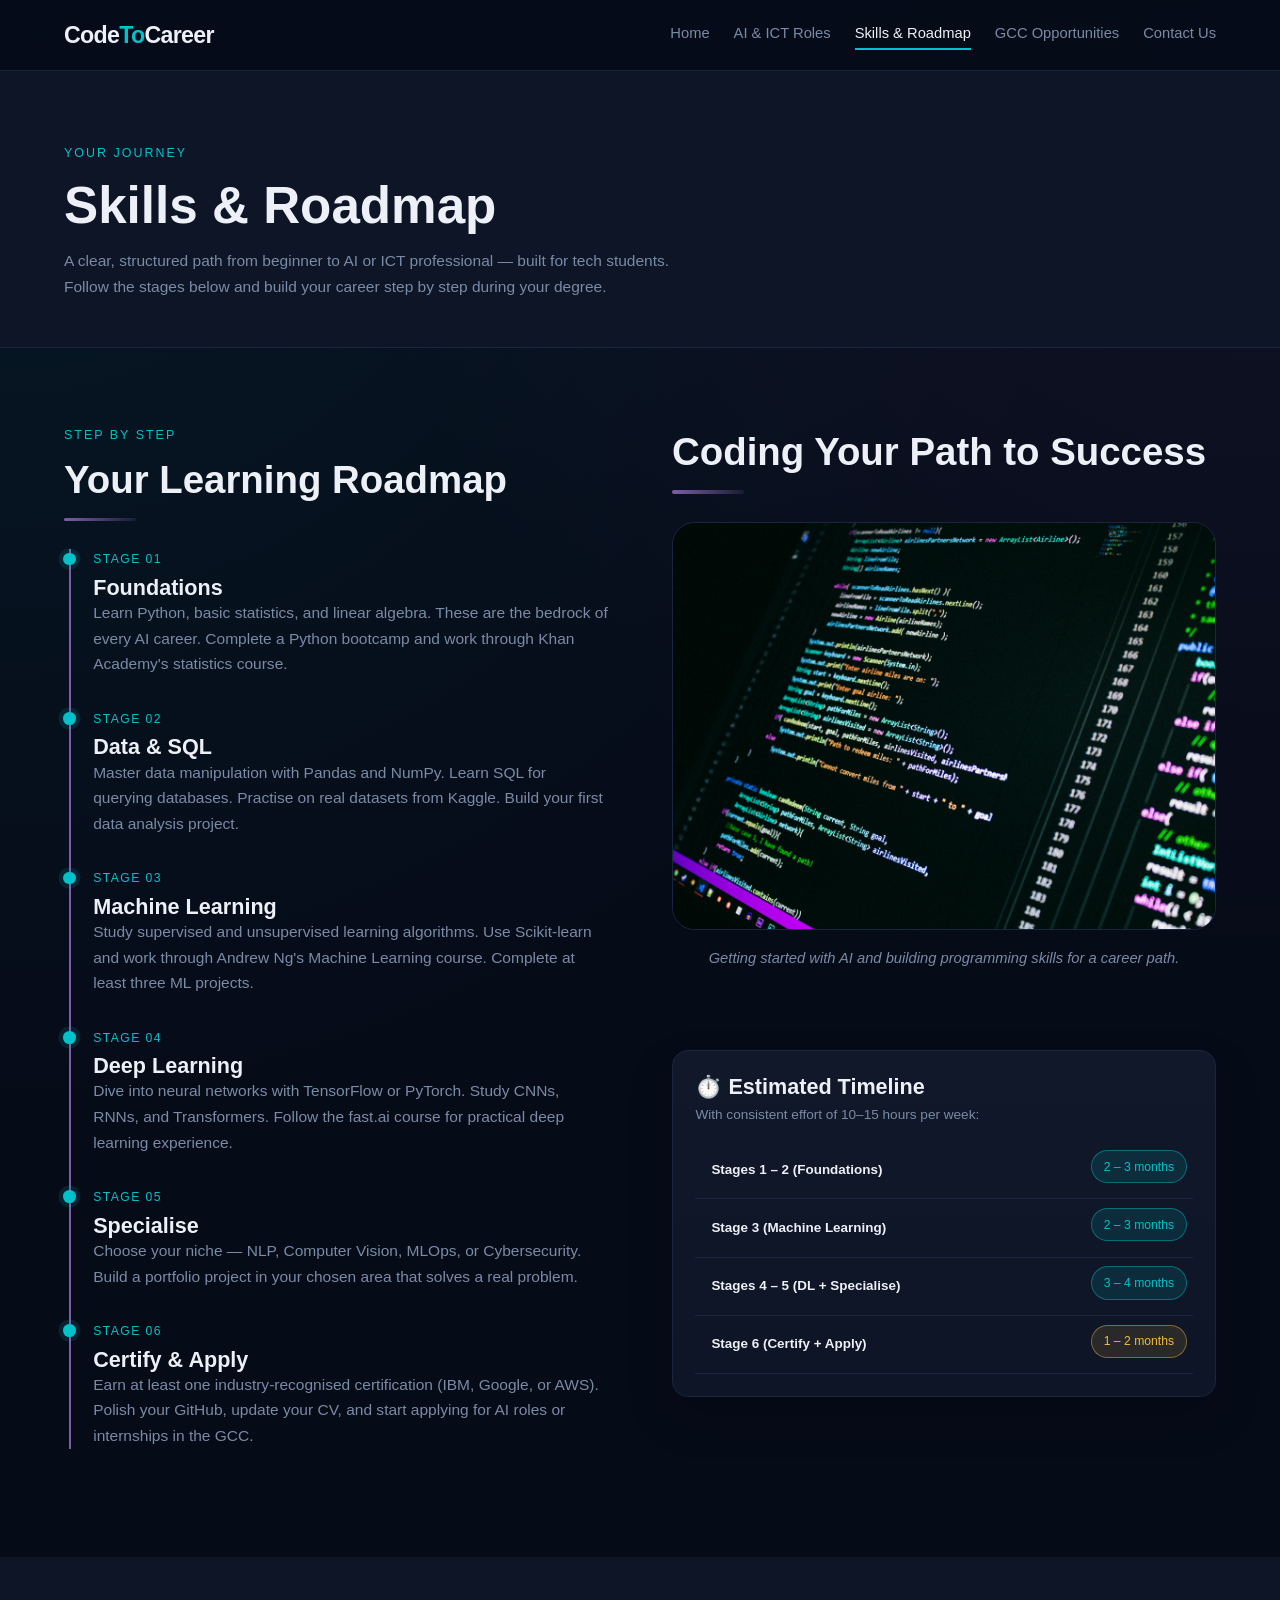
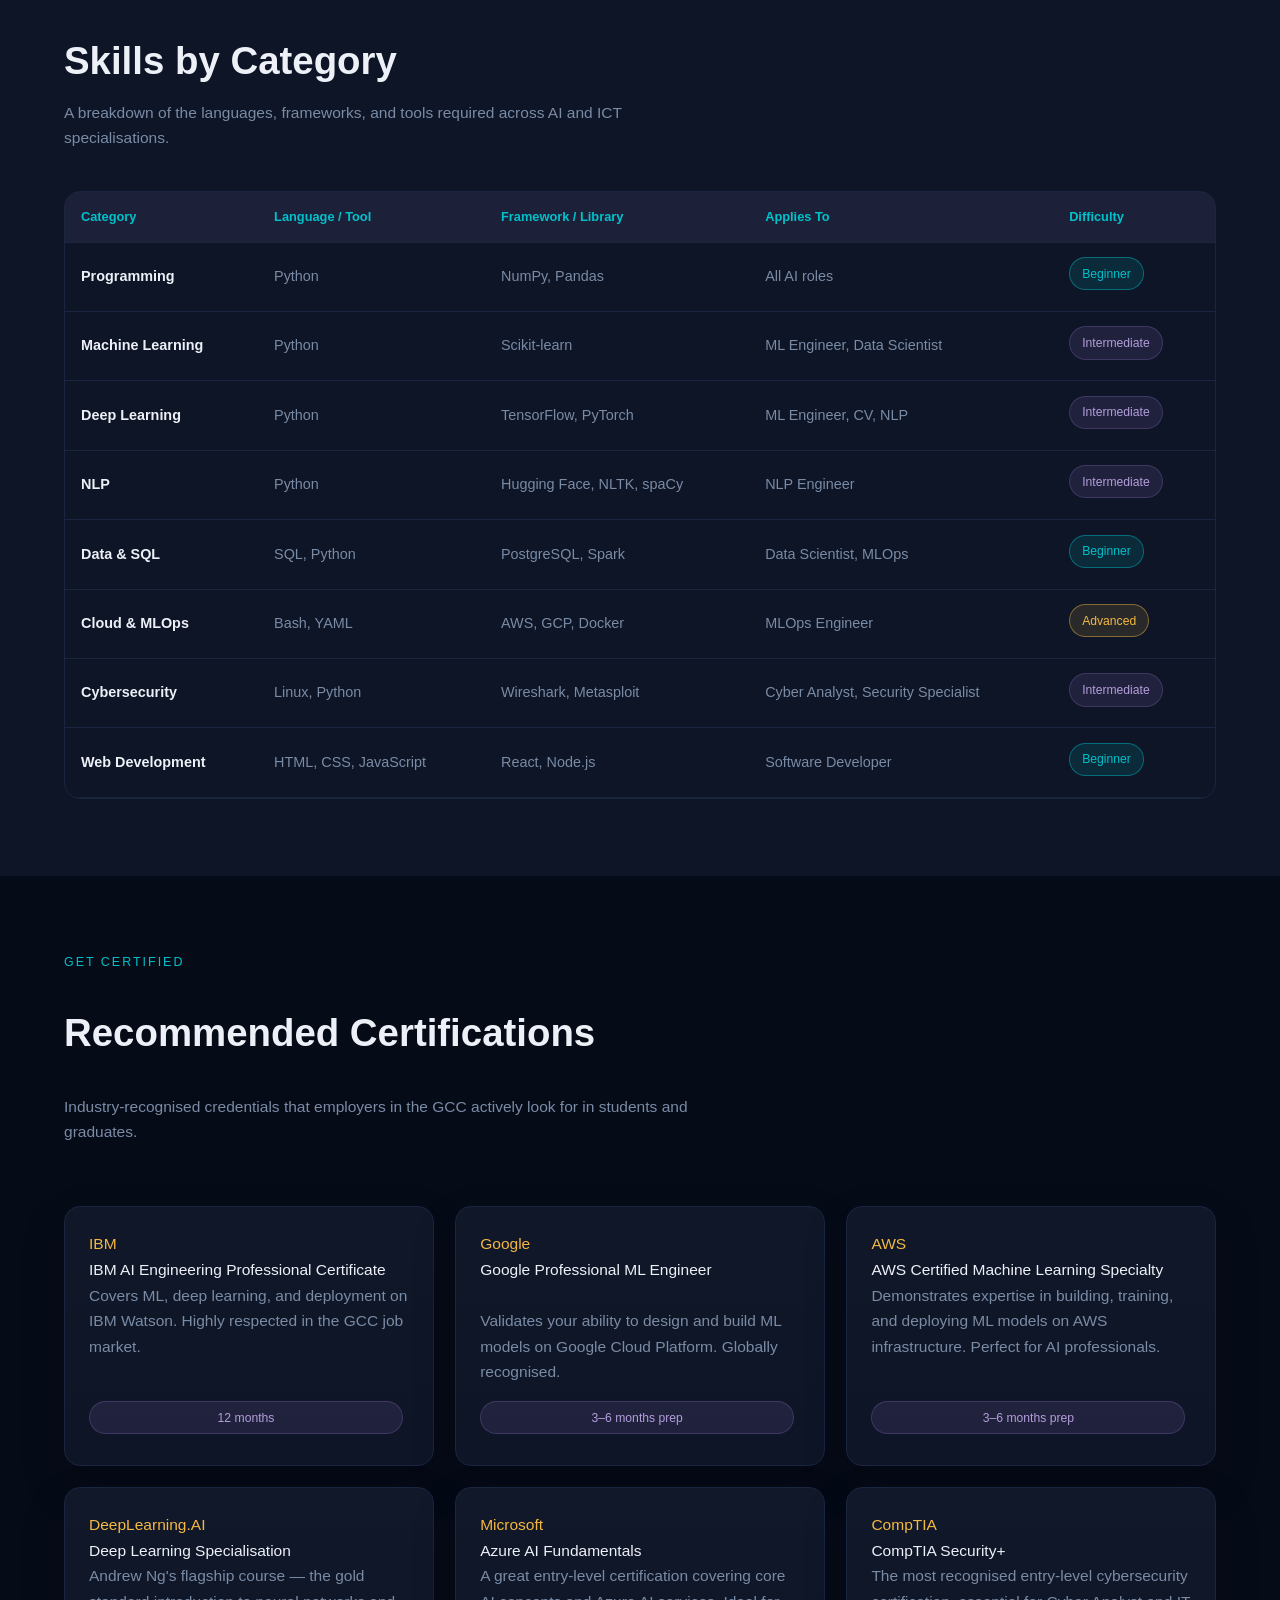
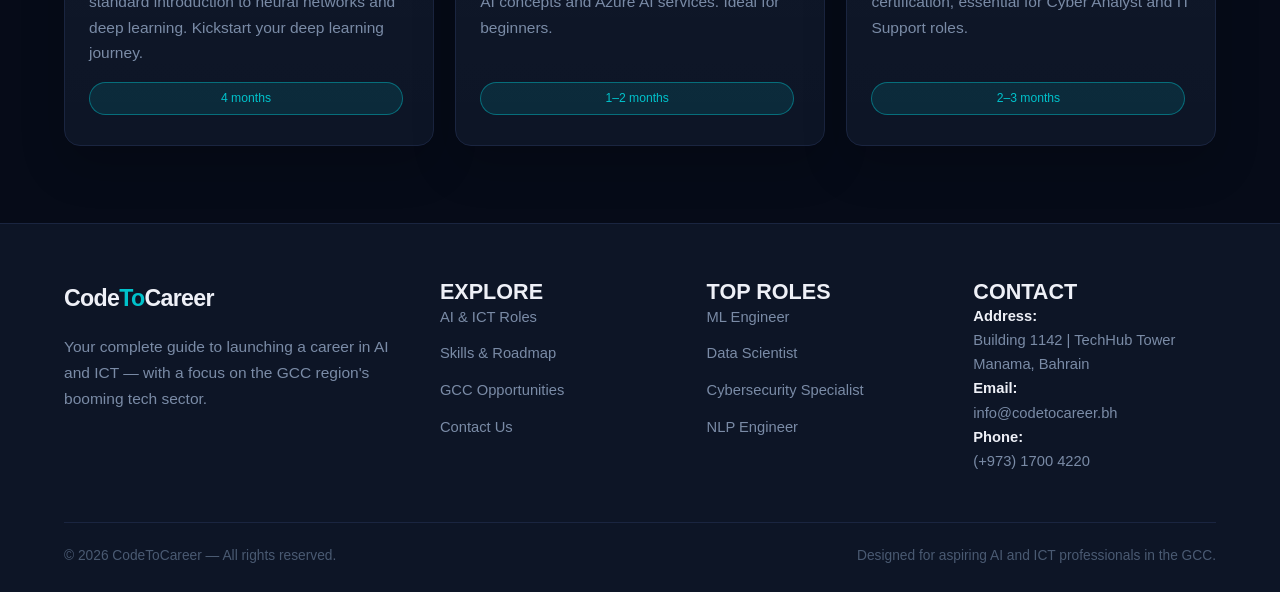
<file: skills.html>
<!DOCTYPE html>
<html lang="en">
<head>
  <meta charset="UTF-8">
  <meta name="viewport" content="width=device-width, initial-scale=1, minimum-scale=1, maximum-scale=1">
  <meta name="description" content="Your step-by-step roadmap to break into AI and ICT — skills, certifications, and tools you need at every stage of your studies.">
  <title>Skills &amp; Roadmap — CodeToCareer</title>
  <link rel="icon" type="image/png" href="Images/C-logo.png">
  <link rel="apple-touch-icon" href="Images/C-logo.png">
  <link rel="stylesheet" href="CSS/styles.css">
</head>
<body>

  <!-- HEADER / NAVIGATION -->

  <header>
    <nav>
      <a href="index.html" class="nav-logo">Code<span>To</span>Career</a>

      <input type="checkbox" id="nav-toggle" class="nav-toggle-checkbox">
      <label for="nav-toggle" class="nav-toggle-btn">
        <span class="nav-toggle-bar"></span>
        <span class="nav-toggle-bar"></span>
        <span class="nav-toggle-bar"></span>
      </label>

      <ul class="nav-links">
        <li><a href="index.html">Home</a></li>
        <li><a href="roles.html">AI &amp; ICT Roles</a></li>
        <li><a href="skills.html" class="active">Skills &amp; Roadmap</a></li>
        <li><a href="gcc.html">GCC Opportunities</a></li>
        <li><a href="contact.html">Contact Us</a></li>
      </ul>
      <div class="clear"></div>
    </nav>
  </header>

  <main>

    <!-- PAGE HEADING -->

    <section class="page-heading">
      <div class="container">
        <p class="section-label">Your Journey</p>
        <h1>Skills &amp; Roadmap</h1>
        <p>A clear, structured path from beginner to AI or ICT professional — built for tech students. Follow the stages below and build your career step by step during your degree.</p>
      </div>
    </section>

    <!-- ROADMAP STAGES + IMAGE AND TIMELINE TABLE -->

    <section class="section">
      <div class="container">

        <!-- Left: roadmap stages -->
        <div class="skills-left">
          <p class="section-label">Step by Step</p>
          <h2 class="section-title">Your Learning Roadmap</h2>
          <div class="divider"></div>

          <div class="roadmap">

            <div class="roadmap-step">
              <p class="roadmap-step-num">STAGE 01</p>
              <h3>Foundations</h3>
              <p>Learn Python, basic statistics, and linear algebra. These are the bedrock of every AI career. Complete a Python bootcamp and work through Khan Academy's statistics course.</p>
            </div>

            <div class="roadmap-step">
              <p class="roadmap-step-num">STAGE 02</p>
              <h3>Data &amp; SQL</h3>
              <p>Master data manipulation with Pandas and NumPy. Learn SQL for querying databases. Practise on real datasets from Kaggle. Build your first data analysis project.</p>
            </div>

            <div class="roadmap-step">
              <p class="roadmap-step-num">STAGE 03</p>
              <h3>Machine Learning</h3>
              <p>Study supervised and unsupervised learning algorithms. Use Scikit-learn and work through Andrew Ng's Machine Learning course. Complete at least three ML projects.</p>
            </div>

            <div class="roadmap-step">
              <p class="roadmap-step-num">STAGE 04</p>
              <h3>Deep Learning</h3>
              <p>Dive into neural networks with TensorFlow or PyTorch. Study CNNs, RNNs, and Transformers. Follow the fast.ai course for practical deep learning experience.</p>
            </div>

            <div class="roadmap-step">
              <p class="roadmap-step-num">STAGE 05</p>
              <h3>Specialise</h3>
              <p>Choose your niche — NLP, Computer Vision, MLOps, or Cybersecurity. Build a portfolio project in your chosen area that solves a real problem.</p>
            </div>

            <div class="roadmap-step">
              <p class="roadmap-step-num">STAGE 06</p>
              <h3>Certify &amp; Apply</h3>
              <p>Earn at least one industry-recognised certification (IBM, Google, or AWS). Polish your GitHub, update your CV, and start applying for AI roles or internships in the GCC.</p>
            </div>

          </div>
        </div>

        <!-- Right: image and timeline table -->
        <div class="skills-right">
          <h2 class="section-title">Coding Your Path to Success</h2>
          <div class="divider"></div>

          <figure>
            <div class="image-box">
            <img src="Images/coding-skill-img2.jpg" alt="Coding skills" title="Coding and learning to develop strong career-ready skills.">
            </div>
            <figcaption class="img-caption">Getting started with AI and building programming skills for a career path.</figcaption>
          </figure>

          <div class="timeline">
            <h3 class="timeline-title">⏱️ Estimated Timeline</h3>
            <p class="timeline-subtitle">With consistent effort of 10–15 hours per week:</p>
            <table class="timeline-table">
              <tbody>
                <tr class="timeline-row">
                  <td class="timeline-cell">Stages 1 – 2 (Foundations)</td>
                  <td class="tl-tag"><span class="tag tag-cyan">2 – 3 months</span></td>
                </tr>
                <tr class="timeline-row">
                  <td class="timeline-cell">Stage 3 (Machine Learning)</td>
                  <td class="tl-tag"><span class="tag tag-cyan">2 – 3 months</span></td>
                </tr>
                <tr class="timeline-row">
                  <td class="timeline-cell">Stages 4 – 5 (DL + Specialise)</td>
                  <td class="tl-tag"><span class="tag tag-cyan">3 – 4 months</span></td>
                </tr>
                <tr>
                  <td class="timeline-cell">Stage 6 (Certify + Apply)</td>
                  <td class="tl-tag"><span class="tag tag-gold">1 – 2 months</span></td>
                </tr>
              </tbody>
            </table>
          </div>

        </div>

        <div class="clear"></div>
      </div>
    </section>

    <!-- SKILLS TABLE -->

    <section class="section-alt">
      <div class="container">
        <h2 class="section-title">Skills by Category</h2>
        <p class="section-subtitle">A breakdown of the languages, frameworks, and tools required across AI and ICT specialisations.</p>

        <div class="table-wrap">
          <table>
            <thead>
              <tr>
                <th scope="col">Category</th>
                <th scope="col">Language / Tool</th>
                <th scope="col">Framework / Library</th>
                <th scope="col">Applies To</th>
                <th scope="col">Difficulty</th>
              </tr>
            </thead>
            <tbody>
              <tr>
                <td>Programming</td>
                <td>Python</td>
                <td>NumPy, Pandas</td>
                <td>All AI roles</td>
                <td><span class="tag tag-cyan">Beginner</span></td>
              </tr>
              <tr>
                <td>Machine Learning</td>
                <td>Python</td>
                <td>Scikit-learn</td>
                <td>ML Engineer, Data Scientist</td>
                <td><span class="tag tag-violet">Intermediate</span></td>
              </tr>
              <tr>
                <td>Deep Learning</td>
                <td>Python</td>
                <td>TensorFlow, PyTorch</td>
                <td>ML Engineer, CV, NLP</td>
                <td><span class="tag tag-violet">Intermediate</span></td>
              </tr>
              <tr>
                <td>NLP</td>
                <td>Python</td>
                <td>Hugging Face, NLTK, spaCy</td>
                <td>NLP Engineer</td>
                <td><span class="tag tag-violet">Intermediate</span></td>
              </tr>
              <tr>
                <td>Data &amp; SQL</td>
                <td>SQL, Python</td>
                <td>PostgreSQL, Spark</td>
                <td>Data Scientist, MLOps</td>
                <td><span class="tag tag-cyan">Beginner</span></td>
              </tr>
              <tr>
                <td>Cloud &amp; MLOps</td>
                <td>Bash, YAML</td>
                <td>AWS, GCP, Docker</td>
                <td>MLOps Engineer</td>
                <td><span class="tag tag-gold">Advanced</span></td>
              </tr>
              <tr>
                <td>Cybersecurity</td>
                <td>Linux, Python</td>
                <td>Wireshark, Metasploit</td>
                <td>Cyber Analyst, Security Specialist</td>
                <td><span class="tag tag-violet">Intermediate</span></td>
              </tr>
              <tr>
                <td>Web Development</td>
                <td>HTML, CSS, JavaScript</td>
                <td>React, Node.js</td>
                <td>Software Developer</td>
                <td><span class="tag tag-cyan">Beginner</span></td>
              </tr>
            </tbody>
          </table>
        </div>
      </div>
    </section>

    <!-- CERTIFICATIONS -->

    <section class="section">
      <div class="container">
        <p class="section-label">Get Certified</p>
        <h2 class="section-title">Recommended Certifications</h2>
        <p class="section-subtitle">Industry-recognised credentials that employers in the GCC actively look for in students and graduates.</p>

        <div class="cert-card">
          <p class="cert-provider">IBM</p>
          <p class="cert-name">IBM AI Engineering Professional Certificate</p>
          <p class="cert-desc">Covers ML, deep learning, and deployment on IBM Watson. Highly respected in the GCC job market.</p>
          <span class="tag tag-violet">12 months</span>
        </div>

        <div class="cert-card">
          <p class="cert-provider">Google</p>
          <p class="cert-name">Google Professional ML Engineer</p>
          <p class="cert-desc"><br>Validates your ability to design and build ML models on Google Cloud Platform. Globally recognised.</p>
          <span class="tag tag-violet">3–6 months prep</span>
        </div>

        <div class="cert-card">
          <p class="cert-provider">AWS</p>
          <p class="cert-name">AWS Certified Machine Learning Specialty</p>
          <p class="cert-desc">Demonstrates expertise in building, training, and deploying ML models on AWS infrastructure. Perfect for AI professionals.</p>
          <span class="tag tag-violet">3–6 months prep</span>
        </div>

        <div class="clear"></div>

        <div class="cert-card">
          <p class="cert-provider">DeepLearning.AI</p>
          <p class="cert-name">Deep Learning Specialisation</p>
          <p class="cert-desc">Andrew Ng's flagship course — the gold standard introduction to neural networks and deep learning. Kickstart your deep learning journey.</p>
          <span class="tag tag-cyan">4 months</span>
        </div>

        <div class="cert-card">
          <p class="cert-provider">Microsoft</p>
          <p class="cert-name">Azure AI Fundamentals</p>
          <p class="cert-desc">A great entry-level certification covering core AI concepts and Azure AI services. Ideal for beginners.</p>
          <span class="tag tag-cyan">1–2 months</span>
        </div>

        <div class="cert-card">
          <p class="cert-provider">CompTIA</p>
          <p class="cert-name">CompTIA Security+</p>
          <p class="cert-desc">The most recognised entry-level cybersecurity certification, essential for Cyber Analyst and IT Support roles.</p>
          <span class="tag tag-cyan">2–3 months</span>
        </div>

        <div class="clear"></div>
      </div>
    </section>

  </main>

  <!-- FOOTER -->

  <footer>
    <div class="container">

      <div class="footer-col-brand">
        <a href="index.html" class="nav-logo">Code<span>To</span>Career</a>
        <p class="footer-brand-text">Your complete guide to launching a career in AI and ICT — with a focus on the GCC region's booming tech sector.</p>
      </div>

      <div class="footer-col">
        <h3>EXPLORE</h3>
        <ul>
          <li><a href="roles.html">AI &amp; ICT Roles</a></li>
          <li><a href="skills.html">Skills &amp; Roadmap</a></li>
          <li><a href="gcc.html">GCC Opportunities</a></li>
          <li><a href="contact.html">Contact Us</a></li>
        </ul>
      </div>

      <div class="footer-col">
        <h3>TOP ROLES</h3>
        <ul>
          <li><a href="roles.html">ML Engineer</a></li>
          <li><a href="roles.html">Data Scientist</a></li>
          <li><a href="roles.html">Cybersecurity Specialist</a></li>
          <li><a href="roles.html">NLP Engineer</a></li>
        </ul>
      </div>

      <div class="footer-col">
        <h3>CONTACT</h3>
        <p><strong>Address:</strong><br>Building 1142 | TechHub Tower Manama, Bahrain</p>
        <p><strong>Email:</strong><br>info@codetocareer.bh</p>
        <p><strong>Phone:</strong><br>(+973) 1700 4220</p>
      </div>

      <div class="clear"></div>

      <div class="footer-bottom">
        <p>&copy; <time datetime="2026">2026</time> CodeToCareer — All rights reserved.</p>
        <p class="right">Designed for aspiring AI and ICT professionals in the GCC.</p>
        <div class="clear"></div>
      </div>

    </div>
  </footer>

</body>
</html>
</file>
<file: CSS/styles.css>
/* -- CodeToCareer responsive stylesheet -- */

:root {
  --bg: #060b18;
  --bg-soft: #0d1526;
  --bg-card: #111e35;
  --line: #1a2540;
  --text: #eef0f7;
  --text-muted: #7a8ba6;
  --text-dim: #4a5a72;
  --cyan: #00c2cb;
  --violet: #7b5ea7;
  --violet-soft: #b39ddb;
  --gold: #f4b942;
  --shadow-soft: 0 18px 38px rgba(0, 0, 0, 0.22);
  --shadow-card: 0 20px 45px rgba(0, 0, 0, 0.18);
  --radius-sm: 0.65rem;
  --radius-md: 1rem;
  --radius-lg: 1.4rem;
  --content-width: 72rem;
  --section-space: clamp(3.5rem, 6vw, 5.25rem);
  --gutter: clamp(1rem, 3vw, 1.5rem);
  --transition: 220ms ease;
}

*, *::before, *::after {
  box-sizing: border-box;
  margin: 0;
  padding: 0;
}

html {
  scroll-behavior: smooth;
}

body {
  background:
    radial-gradient(circle at top left, rgba(0, 194, 203, 0.08), transparent 28%),
    radial-gradient(circle at top right, rgba(123, 94, 167, 0.1), transparent 24%),
    var(--bg);
  color: var(--text);
  font-family: Arial, Verdana, sans-serif;
  font-size: 16px;
  line-height: 1.65;
  text-rendering: optimizeLegibility;
}

img {
  max-width: 100%;
  height: auto;
  display: block;
}

figure,
blockquote,
fieldset {
  min-width: 0;
}

a {
  color: var(--cyan);
  text-decoration: none;
  transition: color var(--transition), background-color var(--transition), border-color var(--transition), transform var(--transition), box-shadow var(--transition);
}

a:hover {
  color: var(--violet);
}

h1,
h2,
h3,
h4 {
  color: var(--text);
  line-height: 1.16;
  font-family: Arial, Verdana, sans-serif;
}

h1 {
  font-size: clamp(2.2rem, 4vw, 3.25rem);
}

h2 {
  font-size: clamp(1.75rem, 3vw, 2.4rem);
}

h3 {
  font-size: clamp(1.1rem, 2vw, 1.35rem);
}

h4 {
  font-size: 0.95rem;
  color: var(--text-muted);
}

p {
  color: var(--text-muted);
  font-size: 0.97rem;
}

.container {
  width: min(100% - 2rem, var(--content-width));
  margin-inline: auto;
}

.section,
.section-alt,
.next-steps {
  padding-block: var(--section-space);
}

.section-alt {
  background-color: var(--bg-soft);
}

.clear {
  display: none;
}

.section-label {
  color: var(--cyan);
  font-size: 0.78rem;
  letter-spacing: 0.16em;
  text-transform: uppercase;
  margin-bottom: 0.75rem;
}

.section-title {
  margin: 0.3rem 0 1rem;
}

.section-subtitle,
.section-desc,
.page-heading p,
.footer-brand-text,
.contact-desc,
.faq-desc,
.next-steps p {
  max-width: 40rem;
}

.section-subtitle {
  margin-bottom: 2.5rem;
}

.divider {
  width: 4.5rem;
  height: 0.2rem;
  background: linear-gradient(90deg, var(--violet), rgba(123, 94, 167, 0.15));
  margin: 1rem 0 1.75rem;
  border: 0;
  border-radius: 999px;
}

/* ====================
   HEADER / NAV
   ==================== */

header {
  position: sticky;
  top: 0;
  z-index: 100;
  background-color: rgba(6, 11, 24, 0.92);
  border-bottom: 1px solid rgba(26, 37, 64, 0.95);
  backdrop-filter: blur(14px);
}

nav {
  width: min(100% - 2rem, var(--content-width));
  margin-inline: auto;
  padding: 1rem 0;
  display: grid;
  grid-template-columns: auto minmax(0, 1fr);
  gap: 1rem 2rem;
  align-items: center;
}

.nav-logo {
  font-size: 1.45rem;
  font-weight: 700;
  color: var(--text);
  letter-spacing: -0.03em;
}

.nav-logo span {
  color: var(--cyan);
}

.nav-toggle-checkbox {
  display: none;
}

.nav-toggle-btn {
  display: none;
}

.nav-links {
  list-style: none;
  display: flex;
  justify-content: flex-end;
  flex-wrap: wrap;
  gap: 0.75rem 1.5rem;
}

.nav-links li,
.nav-links li a {
  float: none;
}

.nav-links li {
  margin: 0;
}

.nav-links li a {
  display: inline-block;
  color: var(--text-muted);
  font-size: 0.92rem;
  padding-bottom: 0.15rem;
  border-bottom: 2px solid transparent;
}

.nav-links li a:hover,
.nav-links li a.active {
  color: var(--text);
  border-bottom-color: var(--cyan);
}

/* ===================
   BUTTONS & TAGS
   =================== */

.btn,
.btn-outline,
.btn-gold,
.jump-links a,
.tag,
.skill-tag {
  display: inline-flex;
  align-items: center;
  justify-content: center;
  gap: 0.5rem;
  border-radius: 999px;
}

.btn,
.btn-outline,
.btn-gold {
  padding: 0.9rem 1.5rem;
  font-size: 0.92rem;
  font-weight: 700;
  letter-spacing: 0.01em;
  border: 2px solid transparent;
}

.btn {
  border-color: var(--cyan);
  background-color: var(--cyan);
  color: var(--bg);
}

.btn:hover {
  background-color: transparent;
  color: var(--cyan);
}

.btn-outline {
  border-color: var(--cyan);
  background-color: transparent;
  color: var(--cyan);
}

.btn-outline:hover {
  background-color: var(--cyan);
  color: var(--bg);
}

.btn-gold {
  border-color: var(--gold);
  background-color: var(--gold);
  color: var(--bg);
}

.btn-gold:hover {
  background-color: transparent;
  color: var(--gold);
}

.btn-gold--spaced {
  margin-top: 1.5rem;
}

.view {
  grid-column: 1 / -1;
  display: flex;
  justify-content: center;
  margin-top: 1.5rem;
}

.tag,
.skill-tag {
  padding: 0.35rem 0.75rem;
  font-size: 0.76rem;
  border: 1px solid rgba(123, 94, 167, 0.35);
  background-color: rgba(123, 94, 167, 0.14);
  color: var(--violet-soft);
  margin-right: 0.35rem;
  margin-bottom: 0.4rem;
}

.tag-explore,
.tag-cyan,
.jump-links a {
  border-color: rgba(0, 194, 203, 0.45);
  background-color: rgba(0, 194, 203, 0.12);
  color: var(--cyan);
}

.tag-gold {
  border-color: rgba(244, 185, 66, 0.45);
  background-color: rgba(244, 185, 66, 0.12);
  color: var(--gold);
}

.tag-violet {
  border-color: rgba(123, 94, 167, 0.35);
  background-color: rgba(123, 94, 167, 0.18);
  color: var(--violet-soft);
}

.jump-links {
  display: flex;
  flex-wrap: wrap;
  gap: 0.85rem;
  margin-top: 1.5rem;
}

.jump-links a {
  padding: 0.7rem 1.1rem;
  font-size: 0.88rem;
}

.jump-links a:hover,
.tag-explore:hover {
  background-color: var(--cyan);
  color: var(--bg);
}

/* ================
   FOOTER
   ================ */

footer {
  background-color: var(--bg-soft);
  border-top: 1px solid var(--line);
  padding: 3.4rem 0 1.5rem;
}

footer .container {
  display: grid;
  grid-template-columns: minmax(0, 1.45fr) repeat(3, minmax(0, 1fr));
  gap: 2rem 1.5rem;
}

.footer-col-brand,
.footer-col {
  float: none;
  width: auto;
  margin: 0;
}

.footer-col h4 {
  color: var(--text-muted);
  font-size: 0.78rem;
  letter-spacing: 0.14em;
  margin-bottom: 0.9rem;
}

.footer-col ul {
  list-style: none;
}

.footer-col ul li {
  margin-bottom: 0.65rem;
}

.footer-col ul li a,
.footer-col p {
  color: var(--text-muted);
  font-size: 0.92rem;
}

.footer-col p strong {
  color: var(--text);
}

.footer-brand-text {
  margin-top: 1.1rem;
}

.footer-bottom {
  grid-column: 1 / -1;
  display: flex;
  flex-wrap: wrap;
  justify-content: space-between;
  gap: 0.9rem 1.25rem;
  border-top: 1px solid var(--line);
  padding-top: 1.4rem;
  margin-top: 1rem;
}

.footer-bottom p,
.footer-bottom p.right {
  float: none;
  color: var(--text-dim);
  font-size: 0.86rem;
}

/* ==================================
   HOME PAGE - INTRODUCTION
   ================================== */

.introduction {
  padding: clamp(3.5rem, 8vw, 6rem) 0 var(--section-space);
  border-bottom: 1px solid var(--line);
}

.introduction .container {
  display: grid;
  grid-template-columns: minmax(0, 1.15fr) minmax(19rem, 0.85fr);
  gap: clamp(2rem, 5vw, 4rem);
  align-items: start;
}

.introduction-text,
.introduction-visual {
  float: none;
  width: auto;
  margin: 0;
  min-width: 0;
}

.introduction-label {
  color: var(--cyan);
  font-size: 0.82rem;
  letter-spacing: 0.14em;
  text-transform: uppercase;
  margin-bottom: 1rem;
}

.introduction-title {
  font-size: clamp(2.4rem, 5vw, 4rem);
  margin-bottom: 1.15rem;
  letter-spacing: -0.04em;
}

.introduction-title span {
  color: var(--cyan);
}

.introduction-description {
  font-size: 1rem;
  max-width: 32rem;
  margin-bottom: 2rem;
}

.introduction-actions {
  display: flex;
  flex-wrap: wrap;
  gap: 0.9rem;
  margin-bottom: 2rem;
}

.introduction-actions a {
  margin: 0;
}

.stats-grid {
  display: grid;
  grid-template-columns: repeat(2, minmax(0, 1fr));
  gap: 0.9rem;
  padding: 0;
  margin-top: 0;
}

.intro-image-box--portrait {
  width: 100%;
  border: 1px solid var(--line);
  border-radius: var(--radius-lg);
  aspect-ratio: 2 / 3;
  overflow: hidden;
  background-color: rgba(255, 255, 255, 0.02);
}

.intro-image-box--portrait img {
  width: 100%;
  aspect-ratio: 2 / 3;
  object-fit: cover;
  object-position: center top;
}

.stat-card,
.role-card,
.role-full-card,
.cert-card,
.country-card,
.company-card,
.timeline,
.quick-links-box,
.form-wrap,
details,
.roles-section-header {
  border: 1px solid var(--line);
  background:
    linear-gradient(180deg, rgba(255, 255, 255, 0.01), rgba(255, 255, 255, 0)),
    var(--bg-soft);
  box-shadow: var(--shadow-card);
}

.cert-card {
  padding: 1.5rem;
  min-height: 100%;
  display: flex;
  flex-direction: column;
}

.cert-card .cert-desc {
  margin-bottom: 1rem;
}

.cert-card .tag-violet,
.cert-card .tag-cyan {
  margin-top: auto;
}

.stat-card {
  float: none;
  width: auto;
  padding: 1.25rem;
  margin: 0;
  min-height: 100%;
}

.stat-card-number {
  font-size: clamp(1.7rem, 4vw, 2.4rem);
  font-weight: 700;
  color: var(--cyan);
}

.stat-card-label {
  color: var(--text-muted);
  font-size: 0.84rem;
  margin-top: 0.25rem;
}

.intro-image {
  margin: 0;
}

.intro-image-box {
  width: 100%;
  border: 1px solid var(--line);
  border-radius: var(--radius-lg);
  overflow: hidden;
  background-color: rgba(255, 255, 255, 0.02);
}

.intro-image-box img {
  width: 100%;
  aspect-ratio: 2 / 3;
  object-fit: cover;
}

.intro-img-caption,
.img-caption {
  color: var(--text-muted);
  font-size: 0.92rem;
  text-align: center;
  margin-top: 1rem;
  font-style: italic;
}

.intro-img-caption {
  margin-left: 0;
}

/* ================================================================
   CARD GRID SYSTEM (role cards, cert cards, country cards, etc.)
   ================================================================ */

.section-alt .container:has(> .role-card),
.section .container:has(> .role-full-card),
.section .container:has(> .cert-card),
.section .container:has(> .country-card),
.section .container:has(> .company-card) {
  display: grid;
  grid-template-columns: repeat(12, minmax(0, 1fr));
  gap: 1.35rem;
  align-items: start;
}

.section-alt .container:has(> .role-card) > .section-label,
.section-alt .container:has(> .role-card) > .section-title,
.section-alt .container:has(> .role-card) > .section-subtitle,
.section .container:has(> .role-full-card) > .section-label,
.section .container:has(> .role-full-card) > .section-title,
.section .container:has(> .role-full-card) > .section-subtitle,
.section .container:has(> .cert-card) > .section-label,
.section .container:has(> .cert-card) > .section-title,
.section .container:has(> .cert-card) > .section-subtitle,
.section .container:has(> .country-card) > .section-label,
.section .container:has(> .country-card) > .section-title,
.section .container:has(> .country-card) > .section-subtitle,
.section .container:has(> .company-card) > .section-label,
.section .container:has(> .company-card) > .section-title,
.section .container:has(> .company-card) > .section-subtitle,
.section .container:has(> .role-full-card) > .roles-section-header,
.section .container:has(> .role-full-card) > .category-divider,
.section .container:has(> .role-full-card) > .jump-links,
.section .container:has(> .country-card) > .table-wrap,
.section .container:has(> .country-card) > .table-desc,
.section .container:has(> .country-card) > .roles-section-header,
.section .container:has(> .company-card) > .roles-section-header,
.section .container:has(> .company-card) > .table-desc,
.section-alt .container:has(> .role-card) > p:has(.view) {
  grid-column: 1 / -1;
}

.role-card,
.role-full-card,
.cert-card,
.country-card,
.company-card {
  float: none;
  width: auto;
  margin: 0;
  padding: 1.5rem;
  min-height: 100%;
  border-radius: var(--radius-md);
}

.role-card {
  grid-column: span 4;
  display: flex;
  flex-direction: column;
  gap: 0.6rem;
}

.role-card .role-card-icon,
.role-card .role-card-title,
.role-card .role-card-salary,
.role-card .role-card-desc,
.role-card p:has(.tag-explore) {
  margin: 0;
}

.role-full-card,
.country-card {
  grid-column: span 6;
}

.role-full-card {
  display: flex;
  flex-direction: column;
  gap: 0.65rem;
}

.role-full-card .role-full-card-icon,
.role-full-card .role-full-card-title,
.role-full-card .role-full-card-meta,
.role-full-card .role-full-card-desc,
.role-full-card .skills-heading,
.role-full-card .skill-tags-wrap,
.role-full-card .role-salary {
  margin: 0;
}

.cert-card,
.company-card {
  grid-column: span 4;
}

.role-card:hover,
.role-full-card:hover,
.cert-card:hover,
.country-card:hover,
.company-card:hover,
details:hover,
.roles-section-header:hover {
  border-color: rgba(0, 194, 203, 0.65);
}

.ict-card {
  background:
    linear-gradient(180deg, rgba(255, 255, 255, 0.015), rgba(255, 255, 255, 0)),
    var(--bg-card);
}

.role-card-icon,
.role-full-card-icon {
  font-size: 2rem;
  line-height: 1;
}

.role-full-card-icon {
  float: none;
}

.role-card-title,
.role-full-card-title,
.cert-name,
.country-name,
.company-name,
.contact-title,
.timeline-title,
.quick-links-title {
  color: var(--text);
}

.role-card-salary,
.role-salary,
.cert-provider,
.country-salary strong {
  color: var(--gold);
}

.role-card-desc,
.role-full-card-desc,
.cert-desc,
.country-desc {
  text-align: left;
}

.role-card-logo,
.company-logo {
  width: 100%;
  height: auto;
  min-height: 5.5rem;
  display: grid;
  place-items: center;
  margin: 0 auto 1rem;
}

.role-card-logo img,
.company-logo img {
  max-width: min(100%, 12rem);
  max-height: 5rem;
}

/* ============================================================
   ROLES PAGE - SECTION HEADER & CATEGORY DIVIDER
   ============================================================ */

.roles-section-header {
  padding: 1.15rem 1.25rem;
  border-left: 4px solid var(--cyan);
  border-radius: var(--radius-sm);
  margin-bottom: 0;
}

.roles-section-header h2 {
  margin: 0;
}

.roles-section-header--spaced {
  margin-bottom: 1.5rem;
}

.category-divider {
  width: 100%;
  height: 2px;
  background: linear-gradient(90deg, var(--violet), rgba(123, 94, 167, 0));
  border: 0;
}

/* ============================================================
   ROLES PAGE - ICT ROLES GRID
   ============================================================ */

.ict-roles-grid {
  display: grid;
  grid-template-columns: repeat(2, minmax(0, 1fr));
  gap: 1.35rem;
  align-items: start;
  grid-column: 1 / -1;
  margin-top: 1.35rem;
}

.ict-roles-grid .role-full-card {
  grid-column: span 1;
}

.ict-roles-grid .role-full-card.ict-card--last-odd {
  grid-column: 1 / -1;
  max-width: calc(50% - 0.675rem);
}

.skills-heading {
  color: var(--text-dim);
  font-size: 0.76rem;
  letter-spacing: 0.12em;
  margin-bottom: 0;
}

.skill-tags-wrap {
  display: flex;
  flex-wrap: wrap;
  gap: 0.3rem 0.35rem;
  margin: 0;
}

.skill-tags-wrap .skill-tag {
  margin: 0;
}

/* ========================================
   HOME / ROLES / GCC - NEXT STEPS BUTTONS
   ======================================== */

.next-steps-buttons {
  display: flex;
  flex-wrap: wrap;
  gap: 0.9rem;
  justify-content: center;
}

/* ============================================================
   TWO-COLUMN TEXT LAYOUTS (Why AI, Skills, Contact)
   ============================================================ */

.why-ai-text,
.why-ai-list,
.skills-left,
.skills-right,
.contact-grid-left,
.contact-grid-right {
  float: none;
  width: auto;
  margin: 0;
  min-width: 0;
}

.why-ai-list {
  margin-top: 2rem;
}

.section .container:has(.skills-left),
.section .container:has(.contact-grid-left) {
  display: grid;
  grid-template-columns: repeat(12, minmax(0, 1fr));
  gap: 1.5rem 4rem;
  align-items: start;
}

.section .container:has(.why-ai-text) {
  display: grid;
  grid-template-columns: repeat(12, minmax(0, 1fr));
  gap: 1.5rem 2rem;
  align-items: center;
}

.why-ai-text,
.skills-left,
.contact-grid-left {
  grid-column: span 6;
}

.why-ai-list,
.skills-right,
.contact-grid-right {
  grid-column: span 6;
}

.why-item,
.contact-detail {
  display: grid;
  grid-template-columns: auto 1fr;
  gap: 0.9rem;
  align-items: start;
  margin-bottom: 1.1rem;
}

.why-item-icon,
.why-item-content,
.contact-detail-icon,
.contact-detail-text {
  float: none;
  width: auto;
  padding: 0;
}

.why-item-icon,
.contact-detail-icon {
  width: 2.4rem;
  min-height: 2.4rem;
  display: grid;
  place-items: center;
  font-size: 1.15rem;
  border-radius: 50%;
  background-color: rgba(0, 194, 203, 0.1);
}

.why-item-content h4 {
  color: var(--text);
  font-size: 1rem;
  margin-bottom: 0.3rem;
}

/* =============
   BLOCKQUOTE
   ============= */

blockquote {
  border-left: 3px solid var(--violet);
  padding: 0.9rem 1rem 0.9rem 1.15rem;
  margin: 1.35rem 0;
  color: var(--text-muted);
  font-style: italic;
  font-family: Georgia, Times, serif;
  background-color: rgba(123, 94, 167, 0.06);
}

blockquote cite {
  display: block;
  margin-top: 0.75rem;
  font-size: 0.82rem;
  color: var(--cyan);
  font-style: normal;
  font-family: Arial, Verdana, sans-serif;
}

/* ==========================
   SKILLS PAGE - ROADMAP
   ========================== */

.roadmap {
  border-left: 2px solid var(--violet);
  padding-left: 1.4rem;
  margin-left: 0.3rem;
}

.roadmap-step {
  margin-bottom: 2rem;
  position: relative;
}

.roadmap-step::before {
  content: "";
  position: absolute;
  left: -1.9rem;
  top: 0.2rem;
  width: 0.8rem;
  height: 0.8rem;
  border-radius: 50%;
  background-color: var(--cyan);
  box-shadow: 0 0 0 0.28rem rgba(0, 194, 203, 0.12);
}

.roadmap-step-num {
  color: var(--cyan);
  font-size: 0.76rem;
  letter-spacing: 0.12em;
  margin-bottom: 0.35rem;
}

.roadmap-step p {
  width: auto;
}

.image-box {
  border: 1px solid var(--line);
  overflow: hidden;
  width: 100%;
  border-radius: var(--radius-lg);
}

.image-box img {
  width: 100%;
  aspect-ratio: 4 / 3;
  object-fit: cover;
}

/* ===============================
   SKILLS PAGE - TIMELINE TABLE
   =============================== */

.timeline {
  padding: 1.4rem;
  margin-top: 5rem;
  border-radius: var(--radius-md);
}

.timeline-title {
  margin-bottom: 0.35rem;
}

.timeline-subtitle {
  font-size: 0.85rem;
  margin-bottom: 0.9rem;
}

.timeline .timeline-table {
  min-width: 0;
  width: 100%;
  table-layout: fixed;
}

.timeline .timeline-table td.timeline-cell {
  word-break: normal;
  overflow-wrap: break-word;
  width: 55%;
}

.timeline .timeline-table td.tl-tag {
  width: 45%;
  text-align: right;
  vertical-align: middle;
  padding-right: 0;
}

.timeline .timeline-table .tag {
  white-space: normal;
  word-break: break-word;
  text-align: center;
  display: inline-flex;
  max-width: 100%;
}

/* ============================================================
   GENERAL TABLE / TABLE-WRAP (Skills by Category, GCC Salary)
   ============================================================ */

.table-wrap {
  width: 100%;
  overflow-x: auto;
  border: 1px solid var(--line);
  border-radius: var(--radius-md);
}

.table-wrap table {
  min-width: 40rem;
}

table {
  width: 100%;
  border-collapse: collapse;
  font-size: 0.9rem;
}

thead {
  background-color: rgba(123, 94, 167, 0.15);
}

thead th {
  padding: 0.9rem 1rem;
  text-align: left;
  color: var(--cyan);
  font-size: 0.8rem;
  border-bottom: 1px solid var(--line);
}

tbody tr {
  border-bottom: 1px solid var(--line);
}

tbody tr:hover {
  background-color: rgba(123, 94, 167, 0.06);
}

tbody td,
tr td.timeline-cell {
  padding: 0.9rem 1rem;
  color: var(--text-muted);
}

tbody td:first-child {
  color: var(--text);
  font-weight: 700;
}

tr td.timeline-cell {
  font-size: 0.84rem;
}

.tl-tag {
  padding: 0.55rem 0;
  text-align: right;
}

.table-desc {
  color: var(--text-dim);
  font-size: 0.84rem;
  margin-top: 0.7rem;
}

/* ===========================
   GCC PAGE - COUNTRY CARDS 
   =========================== */

.country-card--stretch {
  display: flex;
  flex-direction: column;
}

.country-card-body {
  flex: 1;
}

.country-name,
.country-hub,
.company-card {
  text-align: center;
}

.country-hub {
  color: var(--cyan);
  font-size: 0.82rem;
  margin-bottom: 0.8rem;
}

.country-salary {
  display: flex;
  justify-content: space-between;
  align-items: center;
  gap: 1rem;
  background-color: rgba(0, 0, 0, 0.2);
  padding: 0.75rem 0.9rem;
  border: 1px solid var(--line);
  border-radius: var(--radius-sm);
  margin-top: 1rem;
}

.country-salary span,
.company-country,
.contact-detail-text strong,
legend,
label {
  color: var(--text-muted);
}

.country-salary strong {
  float: none;
  font-size: 0.9rem;
}

/* ================
   CONTACT PAGE 
   ================ */

.contact-grid-right {
  justify-self: stretch;
}

.contact-title {
  margin-bottom: 0.6rem;
}

.contact-desc {
  margin-bottom: 0;
}

.contact-details-group {
  margin-top: 1.5rem;
}

.contact-detail {
  margin-bottom: 1.1rem;
}

.contact-detail-text span {
  color: var(--text);
  font-size: 0.92rem;
  overflow-wrap: anywhere;
}

/* ===================================
   CONTACT PAGE - QUICK LINKS & FORM
   =================================== */

.quick-links-box,
.form-wrap {
  border-radius: var(--radius-md);
}

.quick-links-box {
  padding: 1.35rem;
  margin-top: 1.6rem;
}

.quick-links-list {
  list-style: none;
}

.quick-links-list li {
  margin-bottom: 0.7rem;
}

.quick-links-list a {
  color: var(--cyan);
  font-size: 0.92rem;
}

.quick-links-list li a:hover {
  color: var(--gold);
}

.form-wrap {
  padding: clamp(1.25rem, 4vw, 2.25rem);
}

.form-wrap h3 {
  font-size: 1.3rem;
  margin-bottom: 1.5rem;
}

fieldset {
  border: 0;
  margin-bottom: 1.2rem;
}

legend {
  font-size: 0.76rem;
  margin-bottom: 0.8rem;
  letter-spacing: 0.12em;
  text-transform: uppercase;
}

.form-group {
  margin-bottom: 1rem;
}

label {
  display: block;
  font-size: 0.82rem;
  margin-bottom: 0.45rem;
}

input[type="text"],
input[type="email"],
input[type="tel"],
select,
textarea {
  width: 100%;
  border-radius: 0.85rem;
  background-color: rgba(255, 255, 255, 0.04);
  border: 1px solid var(--line);
  padding: 0.85rem 0.95rem;
  color: var(--text);
  font-family: Arial, Verdana, sans-serif;
  font-size: 0.92rem;
}

input[type="text"]:focus,
input[type="email"]:focus,
input[type="tel"]:focus,
select:focus,
textarea:focus {
  border-color: var(--cyan);
  outline: none;
  box-shadow: 0 0 0 0.22rem rgba(0, 194, 203, 0.12);
}

select option {
  background-color: var(--bg-soft);
}

textarea {
  min-height: 7rem;
  resize: vertical;
}

.form-row-left,
.form-row-right {
  float: none;
  width: auto;
  margin: 0;
}

fieldset:has(.form-row-left),
fieldset:has(.form-row-right) {
  display: grid;
  grid-template-columns: repeat(2, minmax(0, 1fr));
  gap: 1rem;
}

fieldset > .form-group {
  grid-column: 1 / -1;
}

.btn-submit {
  width: 100%;
  cursor: pointer;
  font-size: 0.95rem;
  padding: 1rem 1.2rem;
}

/* =====================
   CONTACT PAGE - FAQ
   ===================== */

.faq-title,
.faq-desc {
  text-align: center;
}

.faq-desc {
  margin: 0 auto 2rem;
}

details {
  margin-bottom: 0.8rem;
  border-radius: var(--radius-sm);
  overflow: hidden;
}

summary {
  padding: 1rem 1.2rem;
  font-size: 0.96rem;
  color: var(--text);
  cursor: pointer;
  list-style: none;
}

summary:hover {
  color: var(--cyan);
}

.faq-answer {
  padding: 0 1.2rem 1.1rem;
  color: var(--text-muted);
  font-size: 0.9rem;
}

/* ===========================
   PAGE HEADING & NEXT STEPS
   =========================== */

.page-heading {
  background-color: var(--bg-soft);
  padding: clamp(3rem, 7vw, 4.5rem) 0 clamp(2rem, 5vw, 3rem);
  border-bottom: 1px solid var(--line);
}

.page-heading h1 {
  margin-bottom: 0.8rem;
}

.next-steps {
  background-color: var(--bg-soft);
  text-align: center;
  border-block: 1px solid var(--line);
}

.next-steps .container {
  display: grid;
  place-items: center;
  gap: 0.9rem;
}

/* =====================================
   HOVER EFFECTS (pointer devices only)
   ===================================== */

@media (hover: hover) and (pointer: fine) {
  .btn:hover,
  .btn-outline:hover,
  .btn-gold:hover,
  .jump-links a:hover,
  .role-card:hover,
  .role-full-card:hover,
  .cert-card:hover,
  .country-card:hover,
  .company-card:hover,
  .stat-card:hover,
  .quick-links-box:hover,
  .form-wrap:hover,
  details:hover {
    transform: translateY(-3px);
    box-shadow: 0 24px 50px rgba(0, 0, 0, 0.24);
  }

  .intro-image-box--portrait:hover img,
  .intro-image-box:hover img,
  .image-box:hover img {
    transform: scale(1.03);
  }

  .intro-image-box--portrait img,
  .intro-image-box img,
  .image-box img {
    transition: transform 320ms ease;
  }
}

/* =======================================
   RESPONSIVE - 72rem (~ 1152px) DESKTOP
   ======================================= */

@media (max-width: 72rem) {
  .role-card {
    grid-column: span 6;
  }

  .cert-card,
  .company-card {
    grid-column: span 6;
  }

  footer .container {
    grid-template-columns: repeat(2, minmax(0, 1fr));
  }

  .footer-col-brand,
  .footer-bottom {
    grid-column: 1 / -1;
  }
}

/* =======================================
   RESPONSIVE - 42rem (~ 672px)  Mobile
   ======================================= */

@media (max-width: 56rem) {
  nav {
    grid-template-columns: 1fr;
    gap: 0.8rem;
  }

  .nav-toggle-btn {
    display: flex;
    flex-direction: column;
    justify-content: center;
    align-items: center;
    gap: 5px;
    width: 2.4rem;
    height: 2.4rem;
    cursor: pointer;
    border: 1px solid var(--line);
    border-radius: var(--radius-sm);
  }

  .nav-toggle-bar {
    width: 1.1rem;
    height: 2px;
    background-color: var(--text-muted);
  }

  .nav-links {
    display: none;
    width: 100%;
          margin-top: 1rem;
  }

  .nav-toggle-checkbox:checked ~ .nav-links {
    display: flex;
    flex-direction: column;
  }

     .why-ai-text,
     .why-ai-list,
     .skills-left,
     .skills-right,
     .contact-grid-left,
     .contact-grid-right,
     .role-full-card,
     .country-card {
             grid-column: 1 / -1;
    }


  .introduction .container,
  .section .container:has(.why-ai-text),
  .section .container:has(.skills-left),
  .section .container:has(.contact-grid-left) {
    grid-template-columns: 1fr;
  }

   

  .ict-roles-grid {
    grid-template-columns: repeat(2, minmax(0, 1fr));
  }

} 

@media (max-width: 42rem) {
  .container,
  nav {
    width: min(100% - 1.25rem, var(--content-width));
  }

  .section,
  .section-alt,
  .next-steps,
  .introduction,
  .page-heading {
    padding-block: clamp(2.75rem, 10vw, 4rem);
  }

  .nav-links {
    display: none;
         flex-direction: column;
         gap: 0.35rem;
         width: 100%;
  }

     .nav-toggle-checkbox:checked ~ .nav-links {
          display: flex;
      }

  .nav-links li a {
    padding: 0.45rem 0;
  }

  .introduction-actions {
    gap: 0.75rem;
  }

  .introduction-actions .btn,
  .introduction-actions .btn-outline {
    width: 100%;
  }

  .intro-image-box--portrait img {
    aspect-ratio: 3 / 5;
  }

  .stats-grid,
  footer .container {
    grid-template-columns: 1fr;
  }

  .section-alt .container:has(> .role-card),
  .section .container:has(> .role-full-card),
  .section .container:has(> .cert-card),
  .section .container:has(> .country-card),
  .section .container:has(> .company-card) {
    grid-template-columns: 1fr;
  }

  .role-card,
  .role-full-card,
  .cert-card,
  .country-card,
  .company-card,
  .footer-col-brand,
  .footer-col,
  .footer-bottom {
    grid-column: 1 / -1;
  }

  .ict-roles-grid {
    grid-template-columns: 1fr;
  }

  .ict-roles-grid .role-full-card,
  .ict-roles-grid .role-full-card.ict-card--last-odd {
    grid-column: 1 / -1;
    max-width: 100%;
  }

  .country-salary,
  .footer-bottom {
    flex-direction: column;
    align-items: flex-start;
  }

  .jump-links {
    flex-direction: column;
  }

  .jump-links a {
    width: 100%;
  }

  .table-wrap table {
    min-width: 32rem;
  }

  summary {
    padding-right: 2.75rem;
  }

  fieldset:has(.form-row-left),
  fieldset:has(.form-row-right) {
    grid-template-columns: 1fr;
  }

  .next-steps-buttons {
    flex-direction: column;
    width: 100%;
  }

  .next-steps-buttons .btn,
  .next-steps-buttons .btn-outline {
    width: 100%;
  }
}
</file>
